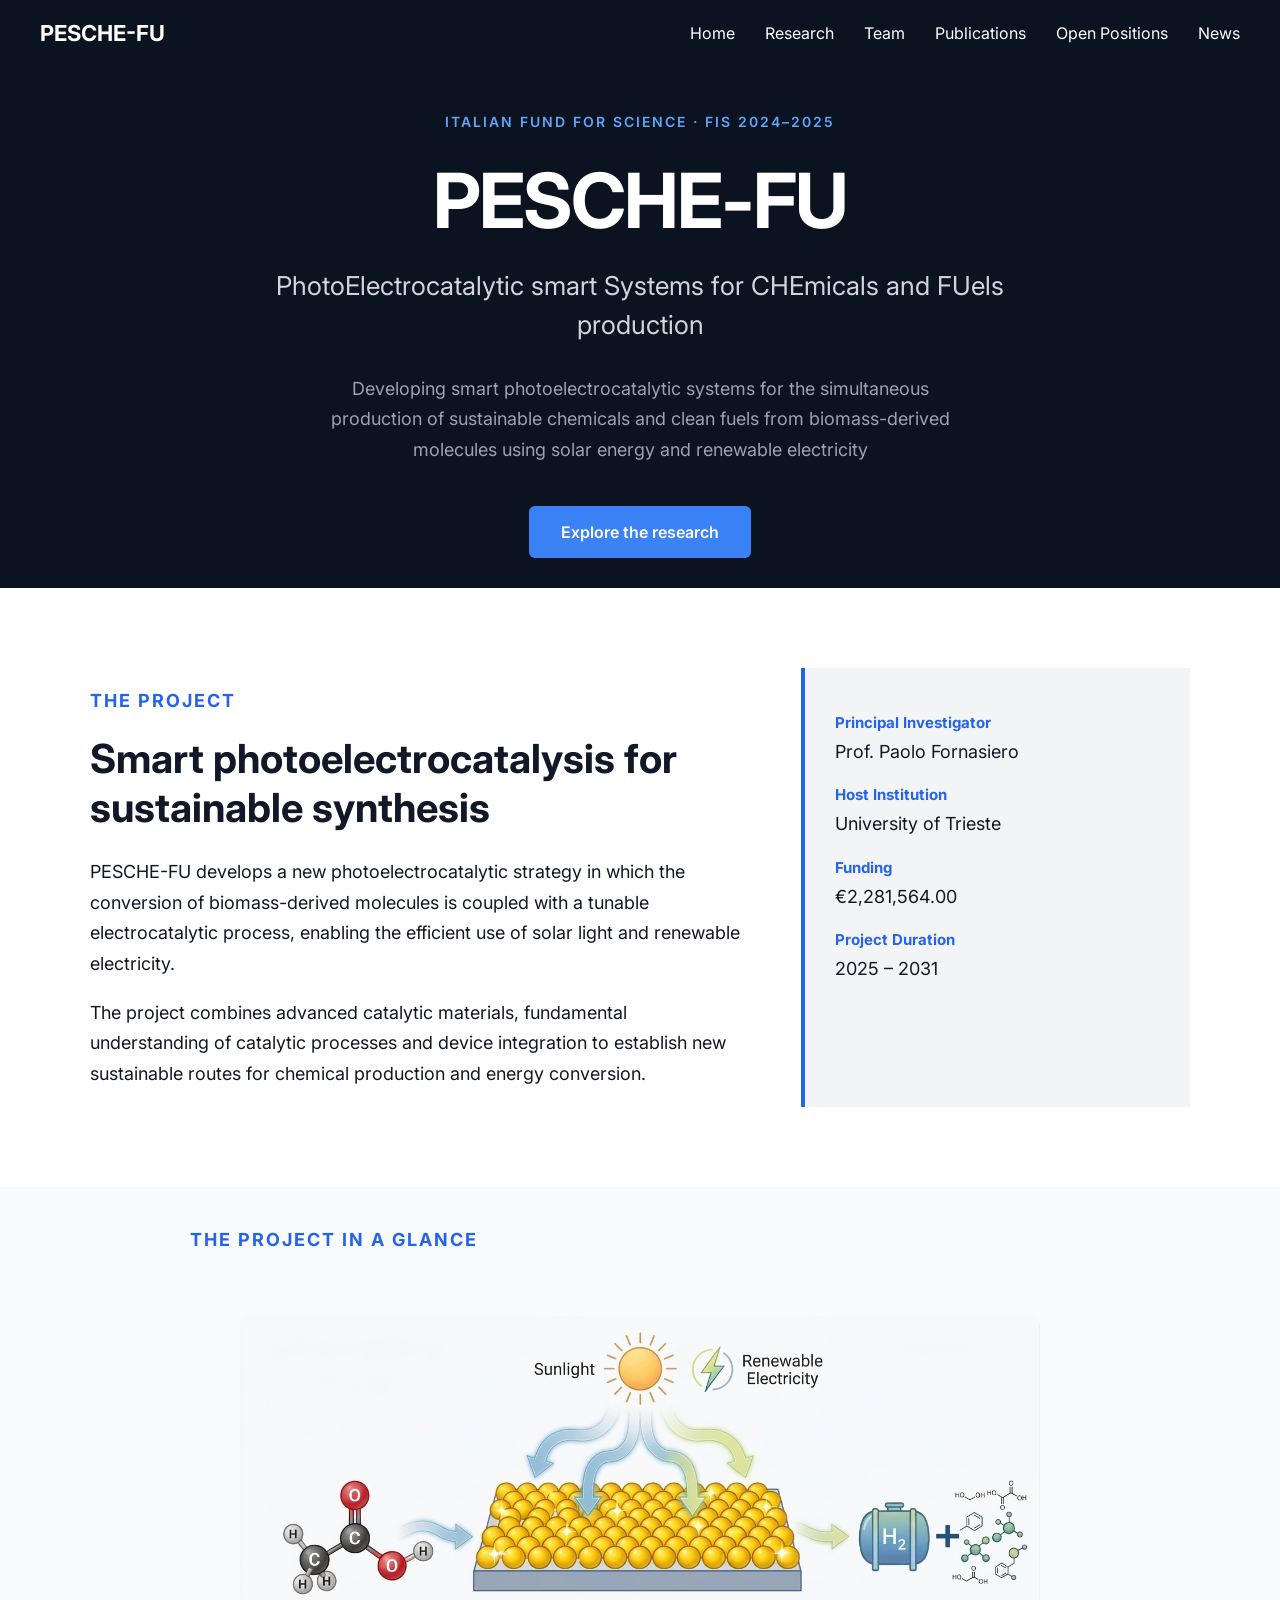
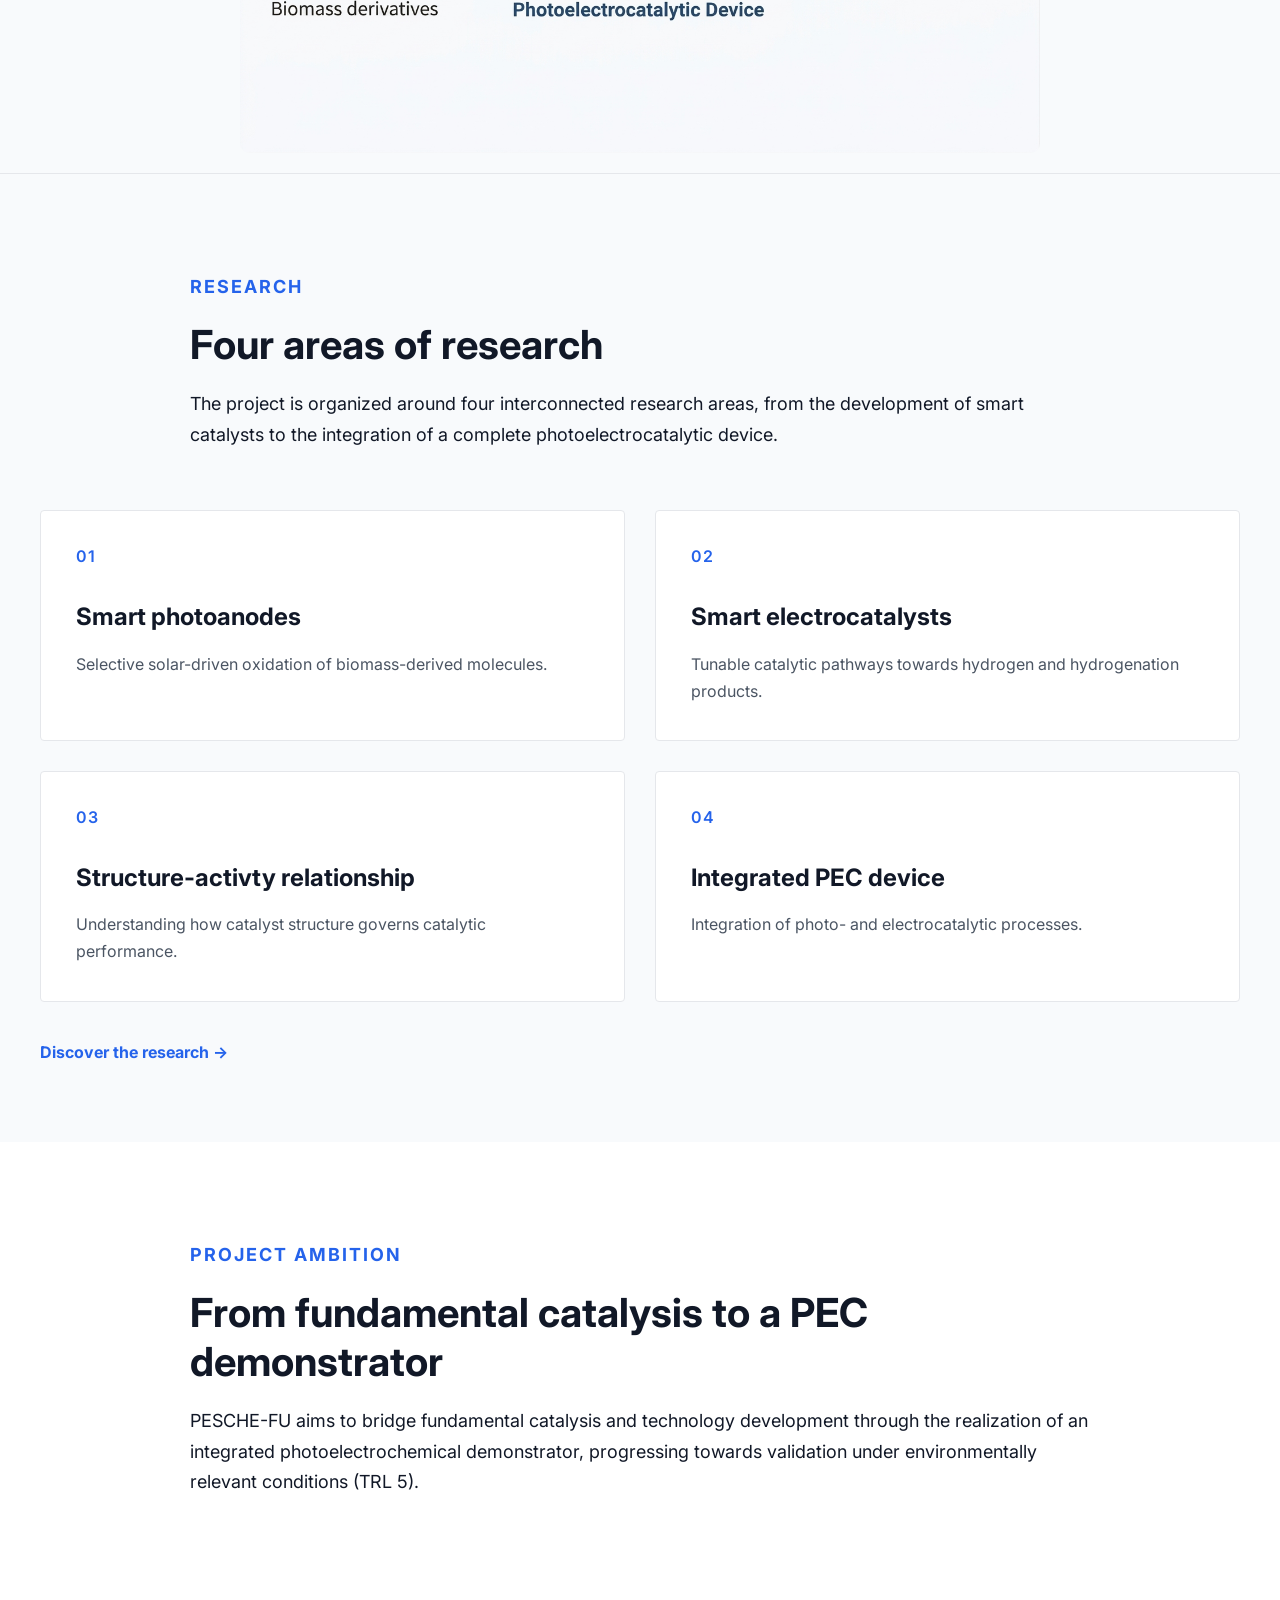
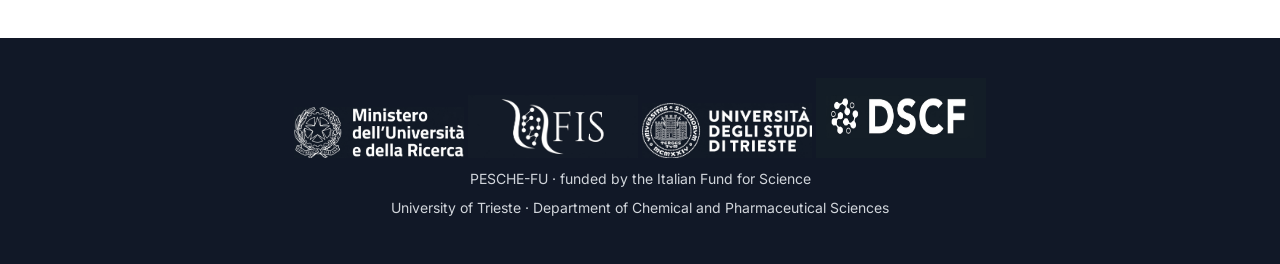
<file: index.html>
<!DOCTYPE html> <html lang="en"> 

<head>

    <!-- Character encoding -->
    <meta charset="UTF-8">

    <!-- Mobile responsiveness -->
    <meta name="viewport" content="width=device-width, initial-scale=1.0">

    <!-- Browser tab title -->
    <title>PESCHE-FU | PhotoElectrocatalytic smart Systems</title>

    <!-- Google font: Inter -->
    <link rel="preconnect" href="https://fonts.googleapis.com">
    <link rel="preconnect" href="https://fonts.gstatic.com" crossorigin>

    <link href="https://fonts.googleapis.com/css2?family=Inter:wght@400;500;600;700&display=swap" rel="stylesheet">

    <!-- Website stylesheet -->
    <link rel="stylesheet" href="style.css">

</head>
<body>
<!-- ========================================
     NAVIGATION
======================================== -->

<nav>

<!-- nav-container keeps the navigation centered
         and organizes the logo and links -->
<div class="nav-container">

    <!-- Website logo.
             Clicking it always returns to the homepage -->
<a class="logo" href="index.html">
PESCHE-FU
</a>

<!-- Hamburger Menu Button for smartphone mode.
             Clicking it will show nav menus -->
<button class="menu-toggle" id="menu-toggle">

☰

</button>

<!-- Main navigation links -->
<div class="nav-links">

<a href="index.html">Home</a>
<a href="research.html">Research</a>
<a href="team.html">Team</a>
<a href="publications.html">Publications</a>
            <a href="positions.html">Open Positions</a>
<a href="news.html">News</a>

</div>

</div>

</nav>
<!-- ========================================
     HERO SECTION
     
     This is the large introductory area
     visitors see when they enter the website.
======================================== -->

<header>

    <div class="hero-content">

        <!-- Small label above the project title -->
        <p class="project-label">
            ITALIAN FUND FOR SCIENCE · FIS 2024–2025
        </p>


        <!-- Main project name -->
        <h1>
            PESCHE-FU
        </h1>


        <!-- Full project title -->
        <h2>
            PhotoElectrocatalytic smart Systems
            for CHEmicals and FUels production
        </h2>


        <!-- Short description of the project -->
        <p class="hero-description">
            Developing smart photoelectrocatalytic systems for the simultaneous production of sustainable 
            chemicals and clean fuels from biomass-derived
            molecules using solar energy and renewable electricity
        </p>


        <!-- Main call-to-action button.
             It takes the visitor to the Research page -->
        <a class="hero-button" href="research.html">
            Explore the research
        </a>

        </div>


    </div>


    
</header>


<!-- ========================================
     PROJECT OVERVIEW
======================================== -->

<section id="project">

    <!-- Main text column -->
    <div class="project-text">

        <p class="section-label">
            THE PROJECT
        </p>


        <h2>
            Smart photoelectrocatalysis for sustainable synthesis
        </h2>


        <p>
           PESCHE-FU develops a new photoelectrocatalytic
           strategy in which the conversion of biomass-derived
           molecules is coupled with a tunable electrocatalytic
           process, enabling the efficient use of solar light 
           and renewable electricity.
        </p>


        <p>
            The project combines advanced catalytic materials, 
            fundamental understanding of catalytic processes 
            and device integration to establish new sustainable 
            routes for chemical production and energy conversion.
        </p>

        

</div>

    <!-- Information box containing
         key project data -->
    <div class="project-info">

        <h3>
            Principal Investigator
        </h3>

        <p>
            Prof. Paolo Fornasiero
        </p>


        <h3>
            Host Institution
        </h3>

        <p>
            University of Trieste
        </p>


        <h3>
            Funding
        </h3>

        <p>
            €2,281,564.00
        </p>

     <h3>

             Project Duration

    </h3>

         <p>

             2025 – 2031

        </p>

    </div>

    

</section>

 <!-- ========================================
PROJECT CONCEPT
======================================== -->

<section id="project-concept">

<div class="section-heading">

<p class="section-label">

THE PROJECT IN A GLANCE

</p>



</div>

<div class="project-figure">

<img src="Images/hero-image.jpg">

</div>

</section>


<!-- ========================================
     RESEARCH HIGHLIGHTS
     
     This is a preview of the four research
     areas. The complete information is
     available on research.html.
======================================== -->

<section id="research">

    <div class="section-heading">

        <p class="section-label">
            RESEARCH
        </p>


        <h2>
            Four areas of research
        </h2>


        <p>
            The project is organized around four interconnected
            research areas, from the development of smart catalysts
            to the integration of a complete photoelectrocatalytic device.
        </p>

    </div>


    <!-- Container for the four research cards -->
    <div class="research-cards">


        <!-- ==================================
             RESEARCH AREA 01
        ================================== -->

        <div class="research-card">

            <!-- Number identifying the research area -->
            <span class="research-number">
                01
            </span>


            <h3>
                Smart photoanodes
            </h3>


            <p>
                Selective solar-driven oxidation of biomass-derived molecules.
            </p>

        </div>


        <!-- ==================================
             RESEARCH AREA 02
        ================================== -->

        <div class="research-card">

            <span class="research-number">
                02
            </span>


            <h3>
                Smart electrocatalysts
            </h3>


            <p>
                
                Tunable catalytic pathways towards 
                hydrogen and hydrogenation products.

            </p>

        </div>


        <!-- ==================================
             RESEARCH AREA 03
        ================================== -->

        <div class="research-card">

            <span class="research-number">
                03
            </span>


            <h3>
                Structure-activty relationship
            </h3>


            <p>
                Understanding how catalyst structure 
                governs catalytic performance.
            </p>

        </div>


        <!-- ==================================
             RESEARCH AREA 04
        ================================== -->

        <div class="research-card">

            <span class="research-number">
                04
            </span>


            <h3>
                Integrated PEC device
            </h3>


            <p>
                Integration of photo- and electrocatalytic processes.
            </p>

        </div>

    </div>


    <!-- Link to the complete Research page -->
    <div class="research-link">

        <a href="research.html">
            Discover the research →
        </a>

    </div>

</section>


<!-- ========================================
2
PROJECT AMBITION
3
======================================== -->

<section id="project-ambition">

<div class="section-heading">

<p class="section-label">

PROJECT AMBITION

</p>

<h2>

From fundamental catalysis to a PEC demonstrator

</h2>

<p>

PESCHE-FU aims to bridge fundamental catalysis
and technology development through the realization
of an integrated photoelectrochemical demonstrator,
progressing towards validation under environmentally relevant conditions (TRL 5).

</p>

</div>

</section>

<!-- ========================================
     FOOTER
======================================== -->

<footer>
    <div class="footer-logos">

        <img src="Images/mur-logo.jpg" width="170" height=auto>
        <img src="Images/fis-logo.jpg" width="170" height=auto>
        <img src="Images/units-logo.jpg" width="170" height=auto>
         <img src="Images/dscf-logo.jpg" width="170" height=80>

        <p>
            PESCHE-FU · funded by the Italian Fund for Science
        </p>

        <p>
            University of Trieste · Department of Chemical and Pharmaceutical Sciences
        </p>

    </div>
</footer>

<script src="script.js"></script>

</body>
</html>
</file>
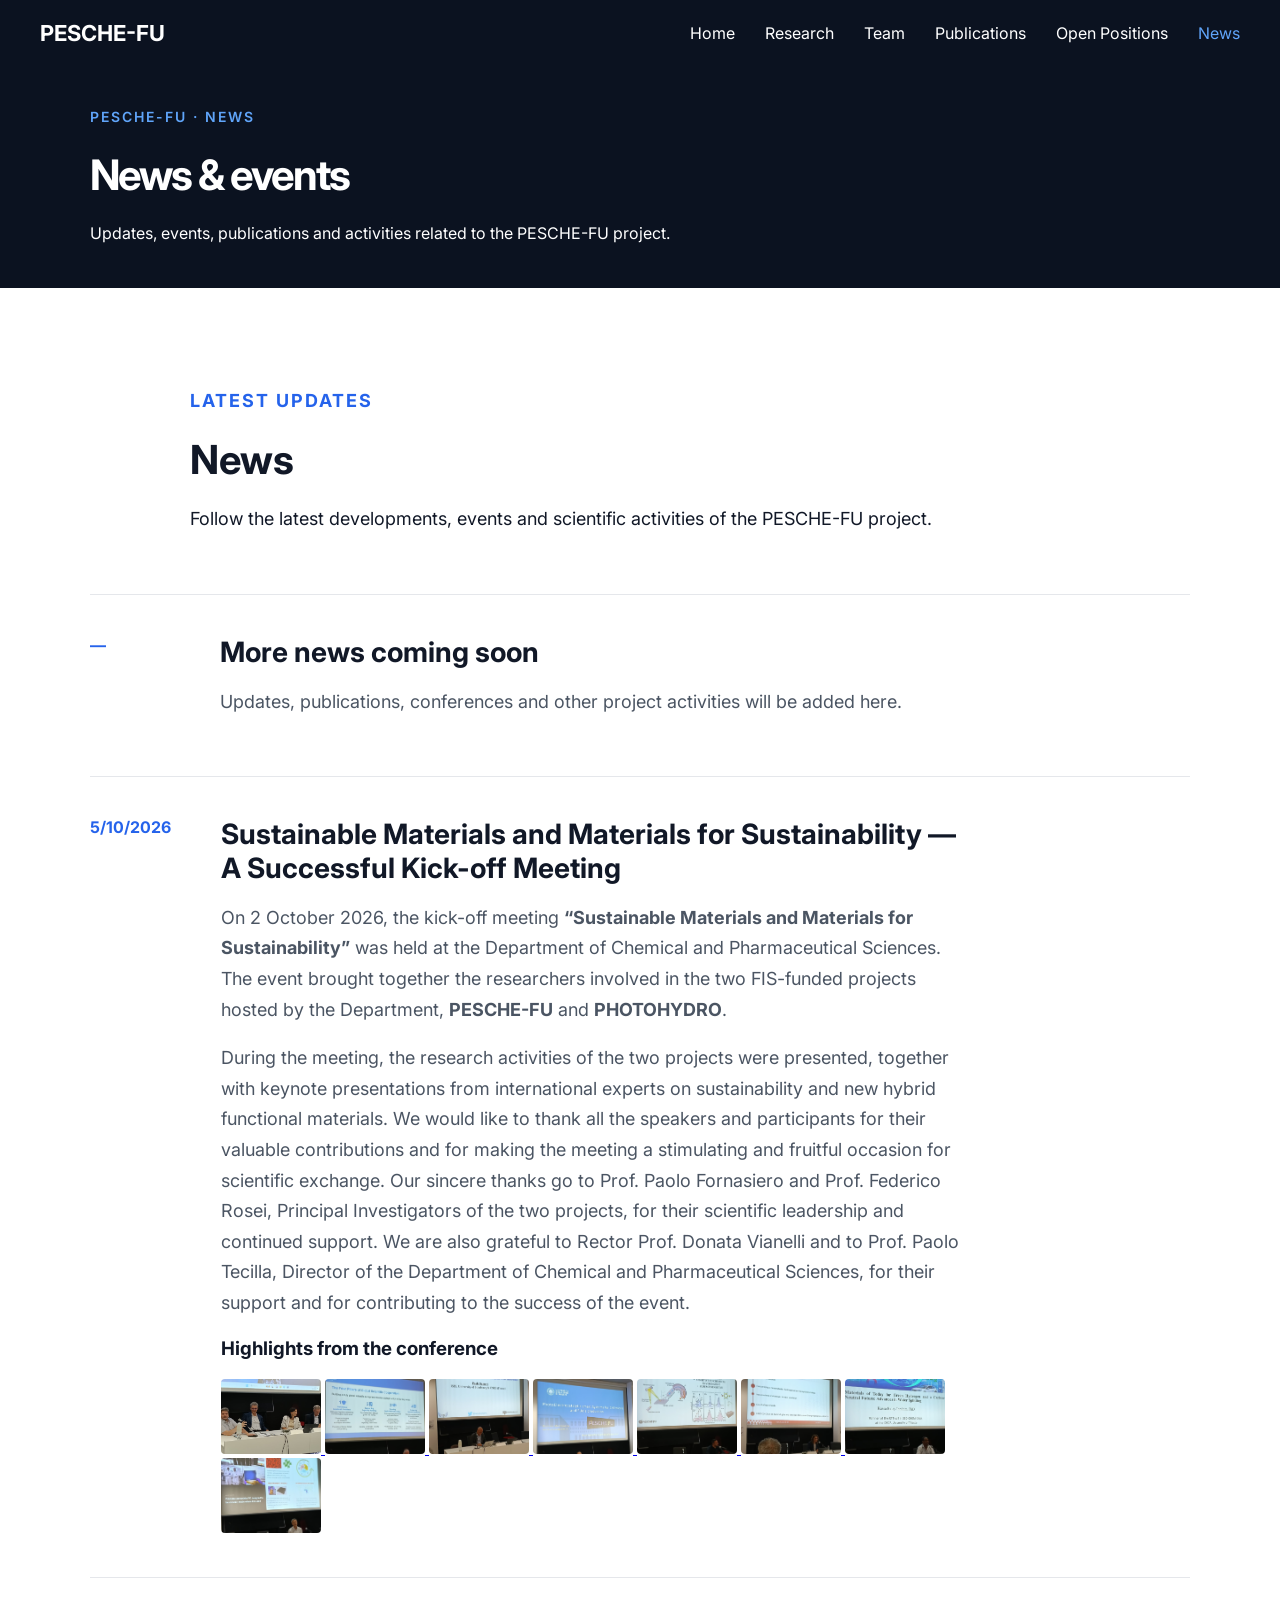
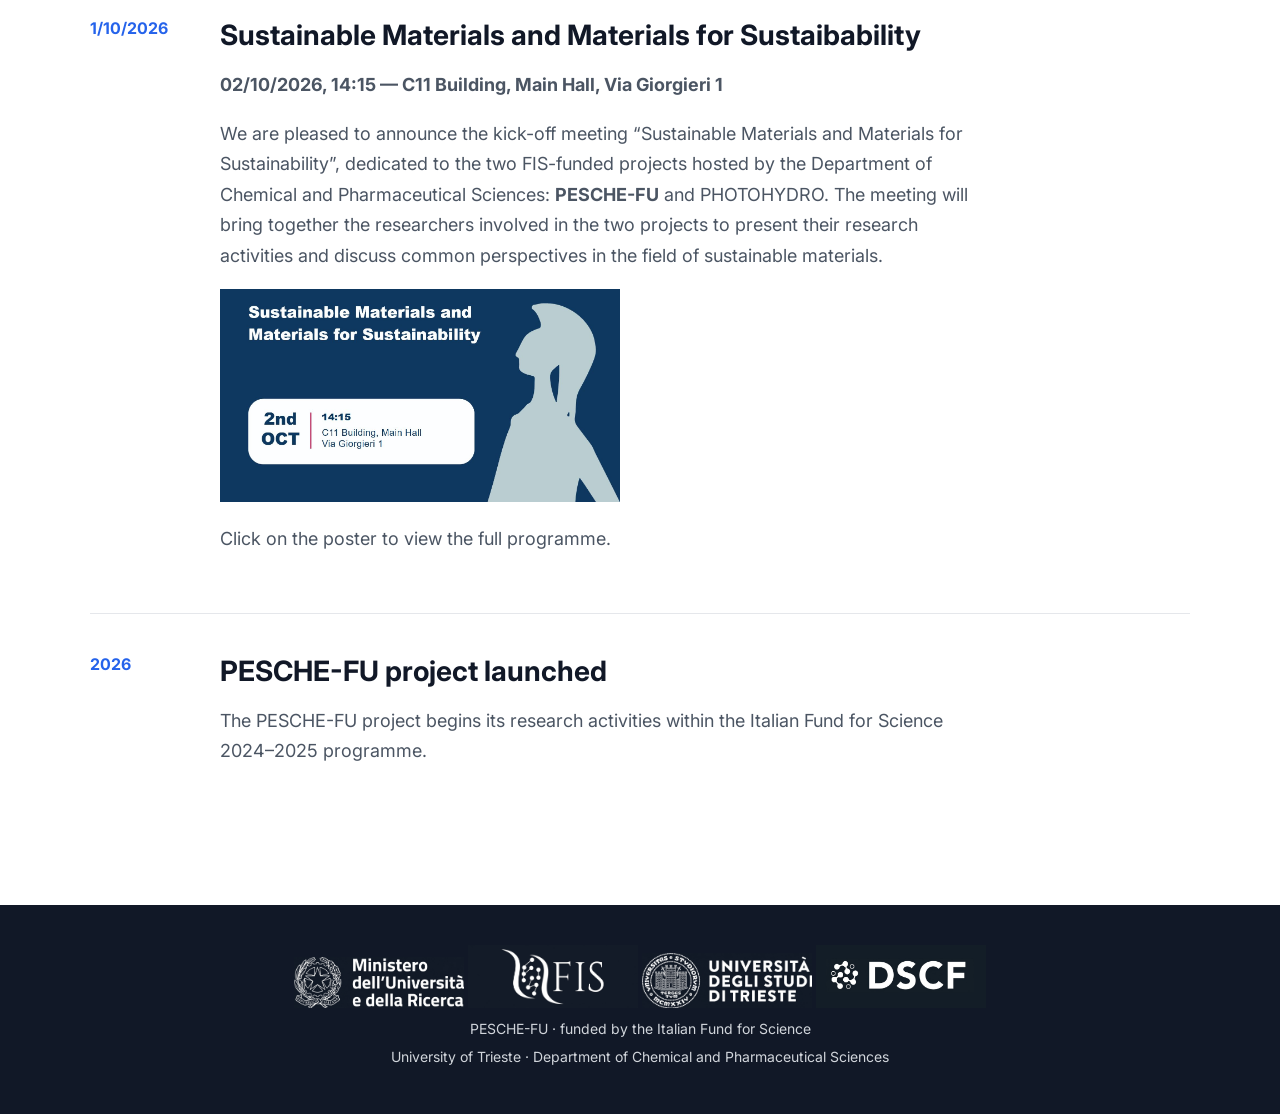
<file: news.html>
<!DOCTYPE html> <html lang="en"> <head>
<!-- Character encoding -->
<meta charset="UTF-8">

<!-- Mobile responsiveness -->
<meta name="viewport" content="width=device-width, initial-scale=1.0">

<!-- Browser tab title -->
<title>News | PESCHE-FU</title>

<!-- Google font: Inter -->
<link rel="preconnect" href="https://fonts.googleapis.com">
<link rel="preconnect" href="https://fonts.gstatic.com" crossorigin>

<link href="https://fonts.googleapis.com/css2?family=Inter:wght@400;500;600;700&display=swap" rel="stylesheet">

<!-- Website stylesheet -->
<link rel="stylesheet" href="style.css">

</head> <body>
<!-- ========================================
     NAVIGATION
======================================== -->

<nav>

    <div class="nav-container">

        <!-- Website logo -->
        <a class="logo" href="index.html">
            PESCHE-FU
        </a>

        <!-- Hamburger Menu Button for smartphone mode.
             Clicking it will show nav menus -->
<button class="menu-toggle" id="menu-toggle">

☰

</button>

        <!-- Main navigation -->
        <div class="nav-links">

            <a href="index.html">Home</a>
            <a href="research.html">Research</a>
            <a href="team.html">Team</a>
             <a href="publications.html">Publications</a>
             <a href="positions.html">Open Positions</a>
            <a class="active" href="news.html">News</a>

        </div>

    </div>

</nav>


<!-- ========================================
     PAGE HEADER
======================================== -->

<header class="page-header">

    <div class="page-header-content">

        <p class="project-label">
            PESCHE-FU · NEWS
        </p>


        <h1>
            News & events
        </h1>


        <p>
            Updates, events, publications and activities
            related to the PESCHE-FU project.
        </p>

    </div>

</header>


<!-- ========================================
     NEWS CONTENT
======================================== -->

<main>


    <section class="news-section">

        <div class="section-heading">

            <p class="section-label">
                LATEST UPDATES
            </p>


            <h2>
                News
            </h2>


            <p>
                Follow the latest developments,
                events and scientific activities
                of the PESCHE-FU project.
            </p>

        </div>

          <!-- ==================================
             FUTURE NEWS
        ================================== -->

        <article class="news-item">

            <div class="news-date">
                —
            </div>


            <div class="news-content">

                <h2>
                    More news coming soon
                </h2>


                <p>
                    Updates, publications, conferences and
                    other project activities will be added here.
                </p>

            </div>

        </article>



        <!-- ==================================
             NEWS ITEMS
        ================================== -->

 <!-- Outcome Sustainable Materials and Materials for Sustainabilit conference 02/10/2026 -->

  <article class="news-item">
         
<div class="news-date">
    5/10/2026
</div>

<div class="news-content">

    <h2>
        Sustainable Materials and Materials for Sustainability — A Successful Kick-off Meeting
    </h2>

    
    <p>
        On 2 October 2026, the kick-off meeting 
        <strong>“Sustainable Materials and Materials for Sustainability”</strong>
        was held at the Department of Chemical and Pharmaceutical Sciences.
        The event brought together the researchers involved in the two FIS-funded
        projects hosted by the Department, <strong>PESCHE-FU</strong> and
        <strong>PHOTOHYDRO</strong>. 
    </p>

    <p>
        During the meeting, the research activities of the two projects were
        presented, together with keynote presentations from international experts on sustainability and new hybrid functional materials.
         We would like to thank all the speakers and participants for their valuable contributions and for making the meeting a stimulating and fruitful occasion for scientific exchange.
        Our sincere thanks go to Prof. Paolo Fornasiero and Prof. Federico Rosei, Principal Investigators of the two projects, for their scientific leadership and continued support. We are also 
         grateful to Rector Prof. Donata Vianelli and to Prof. Paolo Tecilla, Director of the Department of Chemical and Pharmaceutical Sciences, for their support and for contributing to 
         the success of the event.
    </p>

    <h3>Highlights from the conference</h3>

   <div class="photo-gallery">

    <a href="Images/Sustainable-Materials-Conference/conferenza_02102026_01.jpg" target="_blank">
        <img src="Images/Sustainable-Materials-Conference/conferenza_02102026_01.jpg"
             alt="Conference photo 1"
         style="width: 100px; height: 75px; object-fit: cover; border-radius: 4px;">
    </a>

   <a href="Images/Sustainable-Materials-Conference/conferenza_02102026_02.jpeg" target="_blank">
        <img src="Images/Sustainable-Materials-Conference/conferenza_02102026_02.jpeg"
             alt="Conference photo 2"
                      style="width: 100px; height: 75px; object-fit: cover; border-radius: 4px;">
    </a>

   

    <a href="Images/Sustainable-Materials-Conference/conferenza_02102026_03.jpeg" target="_blank">
        <img src="Images/Sustainable-Materials-Conference/conferenza_02102026_03.jpeg"
             alt="Conference photo 3"
                      style="width: 100px; height: 75px; object-fit: cover; border-radius: 4px;">
    </a>

          <a href="Images/Sustainable-Materials-Conference/conferenza_02102026_04.jpeg" target="_blank">
        <img src="Images/Sustainable-Materials-Conference/conferenza_02102026_04.jpeg"
             alt="Conference photo 4"
                       style="width: 100px; height: 75px; object-fit: cover; border-radius: 4px;">
    </a>

              <a href="Images/Sustainable-Materials-Conference/conferenza_02102026_05.jpeg" target="_blank">
        <img src="Images/Sustainable-Materials-Conference/conferenza_02102026_05.jpeg"
             alt="Conference photo 5"
                       style="width: 100px; height: 75px; object-fit: cover; border-radius: 4px;">
    </a>

              <a href="Images/Sustainable-Materials-Conference/conferenza_02102026_06.jpeg" target="_blank">
        <img src="Images/Sustainable-Materials-Conference/conferenza_02102026_06.jpeg"
             alt="Conference photo 6"
                      style="width: 100px; height: 75px; object-fit: cover; border-radius: 4px;">
    </a>

              <a href="Images/Sustainable-Materials-Conference/conferenza_02102026_07.jpeg" target="_blank">
        <img src="Images/Sustainable-Materials-Conference/conferenza_02102026_07.jpeg"
             alt="Conference photo 7"
                       style="width: 100px; height: 75px; object-fit: cover; border-radius: 4px;">
    </a>

              <a href="Images/Sustainable-Materials-Conference/conferenza_02102026_08.jpeg" target="_blank">
        <img src="Images/Sustainable-Materials-Conference/conferenza_02102026_08.jpeg"
             alt="Conference photo 8"
                       style="width: 100px; height: 75px; object-fit: cover; border-radius: 4px;">
    </a>

</div>


</div>

       
        </article>


 <!-- Publication fo  Sustainable Materials and Materials for Sustainabilit conference 02/10/2026 -->

         
        <article class="news-item">

                <div class="news-date">
               1/10/2026
            </div>


            <div class="news-content">

              <h2> Sustainable Materials and Materials for Sustaibability </h2>

                    <p>
         <strong> 02/10/2026, 14:15 — C11 Building, Main Hall, Via Giorgieri 1 </strong>
    </p>

          <p>
        We are pleased to announce the kick-off meeting “Sustainable Materials and Materials for Sustainability”, 
        dedicated to the two FIS-funded projects hosted by the Department of Chemical and Pharmaceutical Sciences: <strong>PESCHE-FU</strong> and PHOTOHYDRO.
        The meeting will bring together the researchers involved in the two projects to present their research activities and discuss common 
        perspectives in the field of sustainable materials.
    </p>

      <a href="pdf/Locandina_Sustainable-Materials-Sustaibability.pdf" target="_blank">
        <img
            src="Images/conferenza_02102026.JPG"
            alt="Conference poster"
            style="max-width: 400px; width: 100%; height: auto;" >
    </a>

                  <p>
        Click on the poster to view the full programme.
    </p>

            </div>

              </article>

<article class="news-item">
             
            <div class="news-date">
                2026
            </div>


            <div class="news-content">

                <h2>
                    PESCHE-FU project launched
                </h2>


                <p>
                    The PESCHE-FU project begins its research
                    activities within the Italian Fund for Science
                    2024–2025 programme.
                </p>

            </div>

        </article>

  </section>

</main>


<!-- ========================================
     FOOTER
======================================== -->
<footer>
    <div class="footer-logos">

        <img src="Images/mur-logo.jpg" width="170" height=auto>
        <img src="Images/fis-logo.jpg" width="170" height=auto>
        <img src="Images/units-logo.jpg" width="170" height=auto>
         <img src="Images/dscf-logo.jpg" width="170" height65>

        <p>
            PESCHE-FU · funded by the Italian Fund for Science
        </p>

        <p>
            University of Trieste · Department of Chemical and Pharmaceutical Sciences
        </p>

    </div>
</footer>

<script src="script.js"></script>

</body> </html>
</file>
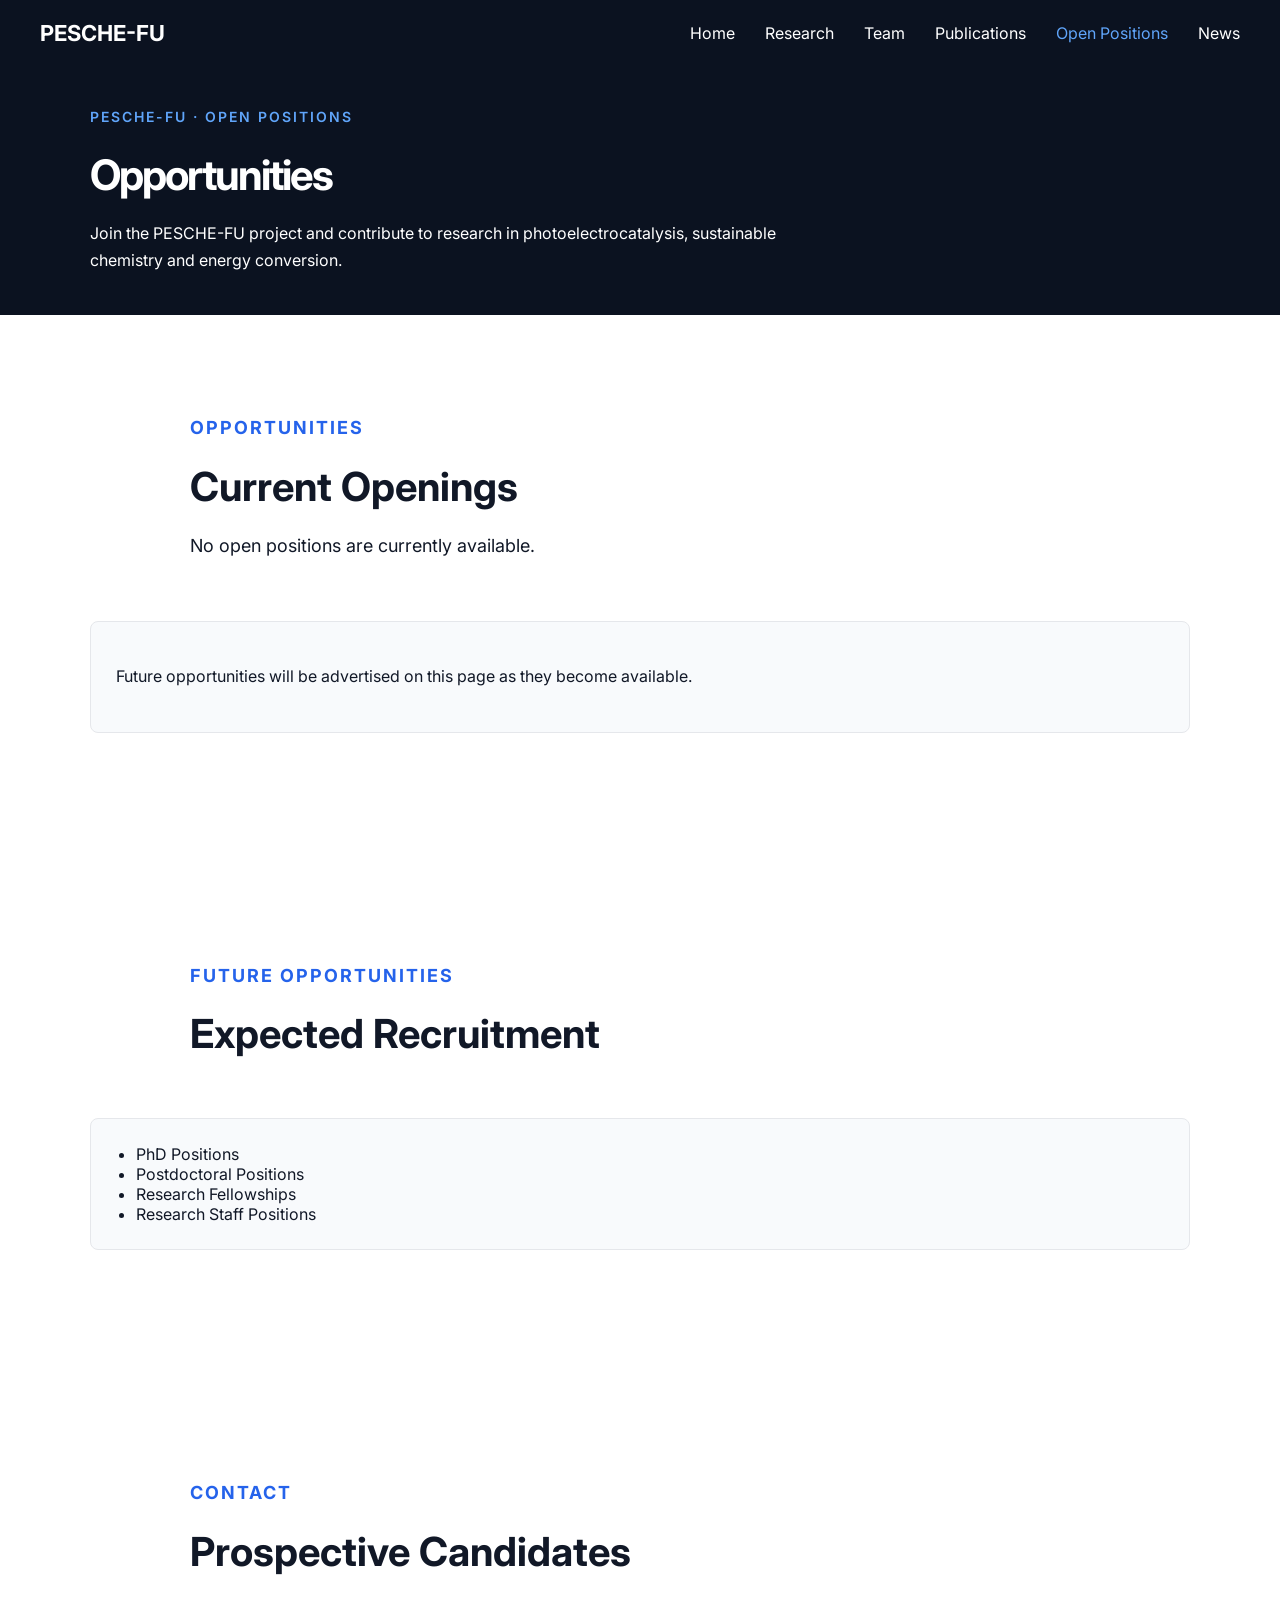
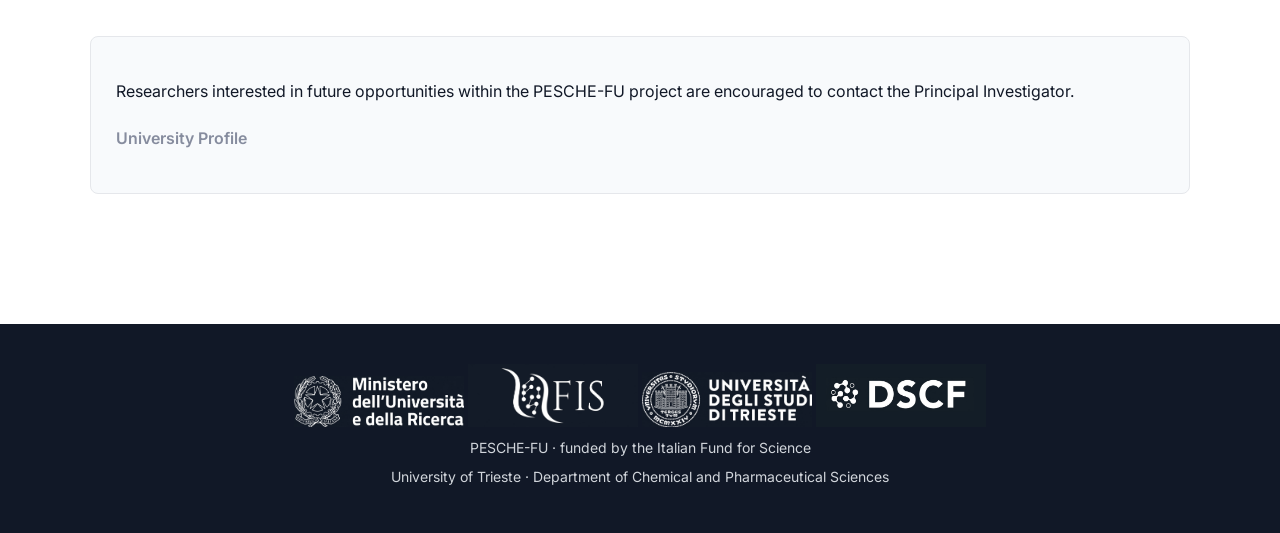
<file: positions.html>
<!DOCTYPE html>
<html lang="en">

<head>
    <!-- Character encoding -->
    <meta charset="UTF-8">

    <!-- Mobile responsiveness -->
    <meta name="viewport" content="width=device-width, initial-scale=1.0">

    <!-- Browser tab title -->
    <title>Open Positions | PESCHE-FU</title>

    <!-- Google font: Inter -->
    <link rel="preconnect" href="https://fonts.googleapis.com">
    <link rel="preconnect" href="https://fonts.gstatic.com" crossorigin>

    <link href="https://fonts.googleapis.com/css2?family=Inter:wght@400;500;600;700&display=swap" rel="stylesheet">

    <!-- Website stylesheet -->
    <link rel="stylesheet" href="style.css">
</head>

<body>

    <!-- ========================================
    NAVIGATION
    ======================================== -->

    <nav>
        <div class="nav-container">

            <a class="logo" href="index.html">
                PESCHE-FU
            </a>

            <button class="menu-toggle" id="menu-toggle">
                ☰
            </button>

            <div class="nav-links">
                <a href="index.html">Home</a>
            <a href="research.html">Research</a>
            <a href="team.html">Team</a>
          <a href="publications.html">Publications</a>
             <a class="active" href="positions.html">Open Positions</a>
            <a href="news.html">News</a>
            </div>

        </div>
    </nav>

    <!-- ========================================
    PAGE HEADER
    ======================================== -->

    <header class="page-header">
        <div class="page-header-content">

            <p class="project-label">
                PESCHE-FU · OPEN POSITIONS
            </p>

            <h1>
                Opportunities
            </h1>

            <p>
                Join the PESCHE-FU project and contribute
                to research in photoelectrocatalysis,
                sustainable chemistry and energy conversion.
            </p>

        </div>
    </header>

    <!-- ========================================
    POSITIONS CONTENT
    ======================================== -->

    <main>

        <section class="positions-section">

            <div class="section-heading">

                <p class="section-label">
                    OPPORTUNITIES
                </p>

                <h2>
                    Current Openings
                </h2>

                <p>
                    No open positions are currently available.
                </p>

            </div>

            <div class="position-item">

                <p>
                    Future opportunities will be advertised on this page
                    as they become available.
                </p>

            </div>

        </section>

        <!-- ==================================
        FUTURE OPPORTUNITIES
        ================================== -->

        <section class="positions-section">

            <div class="section-heading">

                <p class="section-label">
                    FUTURE OPPORTUNITIES
                </p>

                <h2>
                    Expected Recruitment
                </h2>

            </div>

            <div class="position-item">

                <ul>
                    <li>PhD Positions</li>
                    <li>Postdoctoral Positions</li>
                    <li>Research Fellowships</li>
                    <li>Research Staff Positions</li>
                </ul>

            </div>

        </section>

        <!-- ==================================
        CONTACT
        ================================== -->

        <section class="positions-section">

            <div class="section-heading">

                <p class="section-label">
                    CONTACT
                </p>

                <h2>
                    Prospective Candidates
                </h2>

            </div>

            <div class="position-item">

                <p>
                    Researchers interested in future opportunities
                    within the PESCHE-FU project are encouraged
                    to contact the Principal Investigator.
                </p>

                <p class="profile-links">
                    <a href="https://dscf.units.it/en/node/1168" target="_blank" rel="noopener noreferrer">
                        University Profile
                    </a>
                </p>

            </div>

        </section>

    </main>

    <!-- ========================================
    FOOTER
    ======================================== -->
<footer>
    <div class="footer-logos">

        <img src="Images/mur-logo.jpg" width="170" height=auto>
        <img src="Images/fis-logo.jpg" width="170" height=auto>
        <img src="Images/units-logo.jpg" width="170" height=auto>
         <img src="Images/dscf-logo.jpg" width="170" height65>

        <p>
            PESCHE-FU · funded by the Italian Fund for Science
        </p>

        <p>
            University of Trieste · Department of Chemical and Pharmaceutical Sciences
        </p>

    </div>
</footer>

    <script src="script.js"></script>

</body>

</html>
</file>
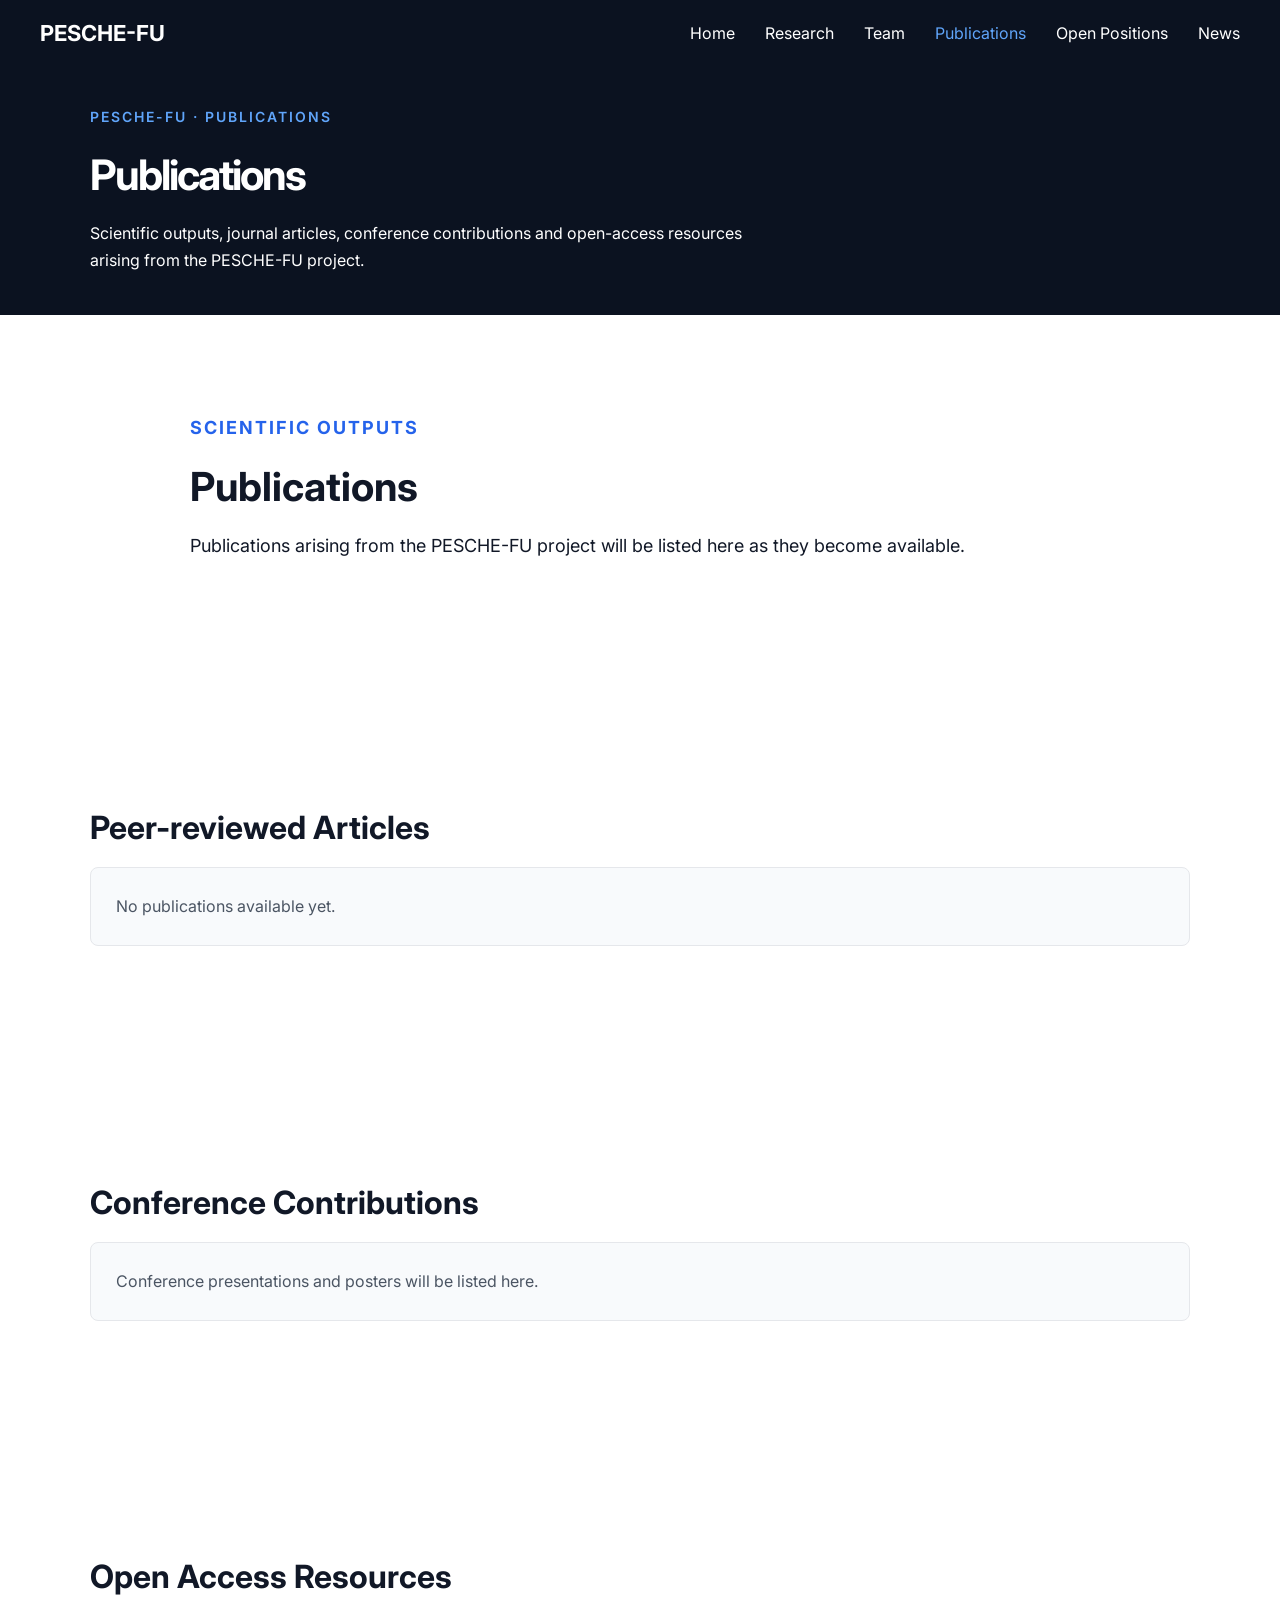
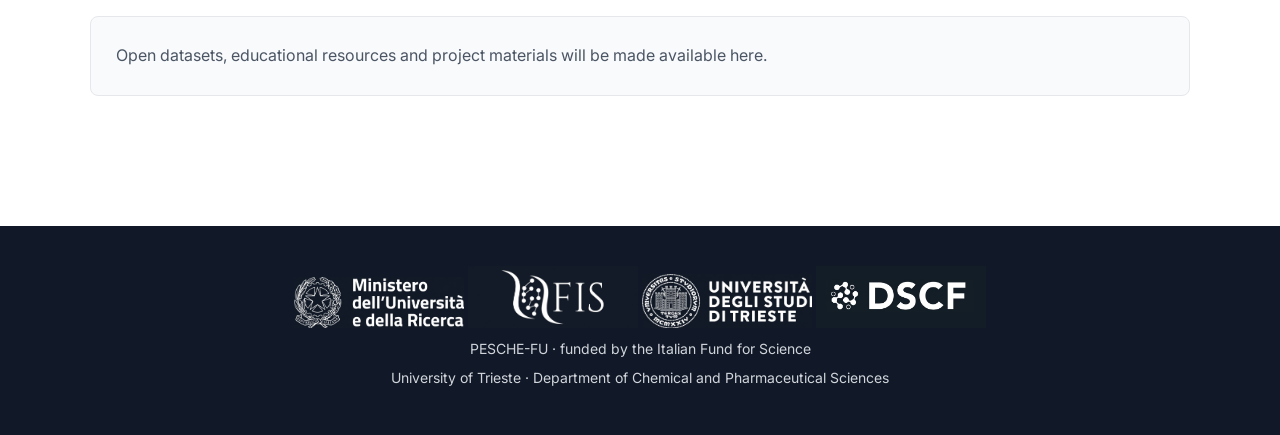
<file: publications.html>
<!DOCTYPE html>

<html lang="en">

<head>

<!-- Character encoding -->
<meta charset="UTF-8">

<!-- Mobile responsiveness -->
<meta name="viewport" content="width=device-width, initial-scale=1.0">

<!-- Browser tab title -->
<title>Publications | PESCHE-FU</title>

<!-- Google font: Inter -->
<link rel="preconnect" href="https://fonts.googleapis.com">
<link rel="preconnect" href="https://fonts.gstatic.com" crossorigin>

<link href="https://fonts.googleapis.com/css2?family=Inter:wght@400;500;600;700&display=swap"
rel="stylesheet">

<!-- Website stylesheet -->
<link rel="stylesheet" href="style.css">

</head>

<body>

<!-- ========================================
NAVIGATION
======================================== -->
<nav>

<div class="nav-container">

<a class="logo" href="index.html">
PESCHE-FU
</a>

<button class="menu-toggle" id="menu-toggle">

☰

</button>

<div class="nav-links">

<a href="index.html">Home</a>
<a href="research.html">Research</a>
<a href="team.html">Team</a>
<a class="active" href="publications.html">Publications</a>
 <a href="positions.html">Open Positions</a>
<a href="news.html">News</a>

</div>

</div>

</nav>

<!-- ========================================
PAGE HEADER
======================================== -->

<header class="page-header">

<div class="page-header-content">

<p class="project-label">
PESCHE-FU · PUBLICATIONS
</p>

<h1>
Publications
</h1>

<p>
Scientific outputs, journal articles,
conference contributions and open-access
resources arising from the PESCHE-FU project.
</p>

</div>

</header>

<!-- ========================================
PUBLICATIONS CONTENT
======================================== -->

<main>

<section class="publications-section">

<div class="section-heading">

<p class="section-label">
SCIENTIFIC OUTPUTS
</p>

<h2>
Publications
</h2>

<p>
Publications arising from the PESCHE-FU project
will be listed here as they become available.
</p>

</div>

</section>


<!-- ==================================
PEER-REVIEWED ARTICLES
================================== -->

<section class="publication-category">

<h2>
Peer-reviewed Articles
</h2>

<div class="publication-item">

<p>
No publications available yet.
</p>

</div>

</section>


<!-- ==================================
CONFERENCE CONTRIBUTIONS
================================== -->

<section class="publication-category">

<h2>
Conference Contributions
</h2>

<div class="publication-item">

<p>
Conference presentations and posters
will be listed here.
</p>

</div>

</section>


<!-- ==================================
OPEN ACCESS RESOURCES
================================== -->

<section class="publication-category">

<h2>
Open Access Resources
</h2>

<div class="publication-item">

<p>
Open datasets, educational resources
and project materials will be made
available here.
</p>

</div>

</section>

</main>

<!-- ========================================
     FOOTER
======================================== -->
<footer>
    <div class="footer-logos">

        <img src="Images/mur-logo.jpg" width="170" height=auto>
        <img src="Images/fis-logo.jpg" width="170" height=auto>
        <img src="Images/units-logo.jpg" width="170" height=auto>
         <img src="Images/dscf-logo.jpg" width="170" height65>

        <p>
            PESCHE-FU · funded by the Italian Fund for Science
        </p>

        <p>
            University of Trieste · Department of Chemical and Pharmaceutical Sciences
        </p>

    </div>
</footer>

<script src="script.js"></script>

</body> </html>
</file>
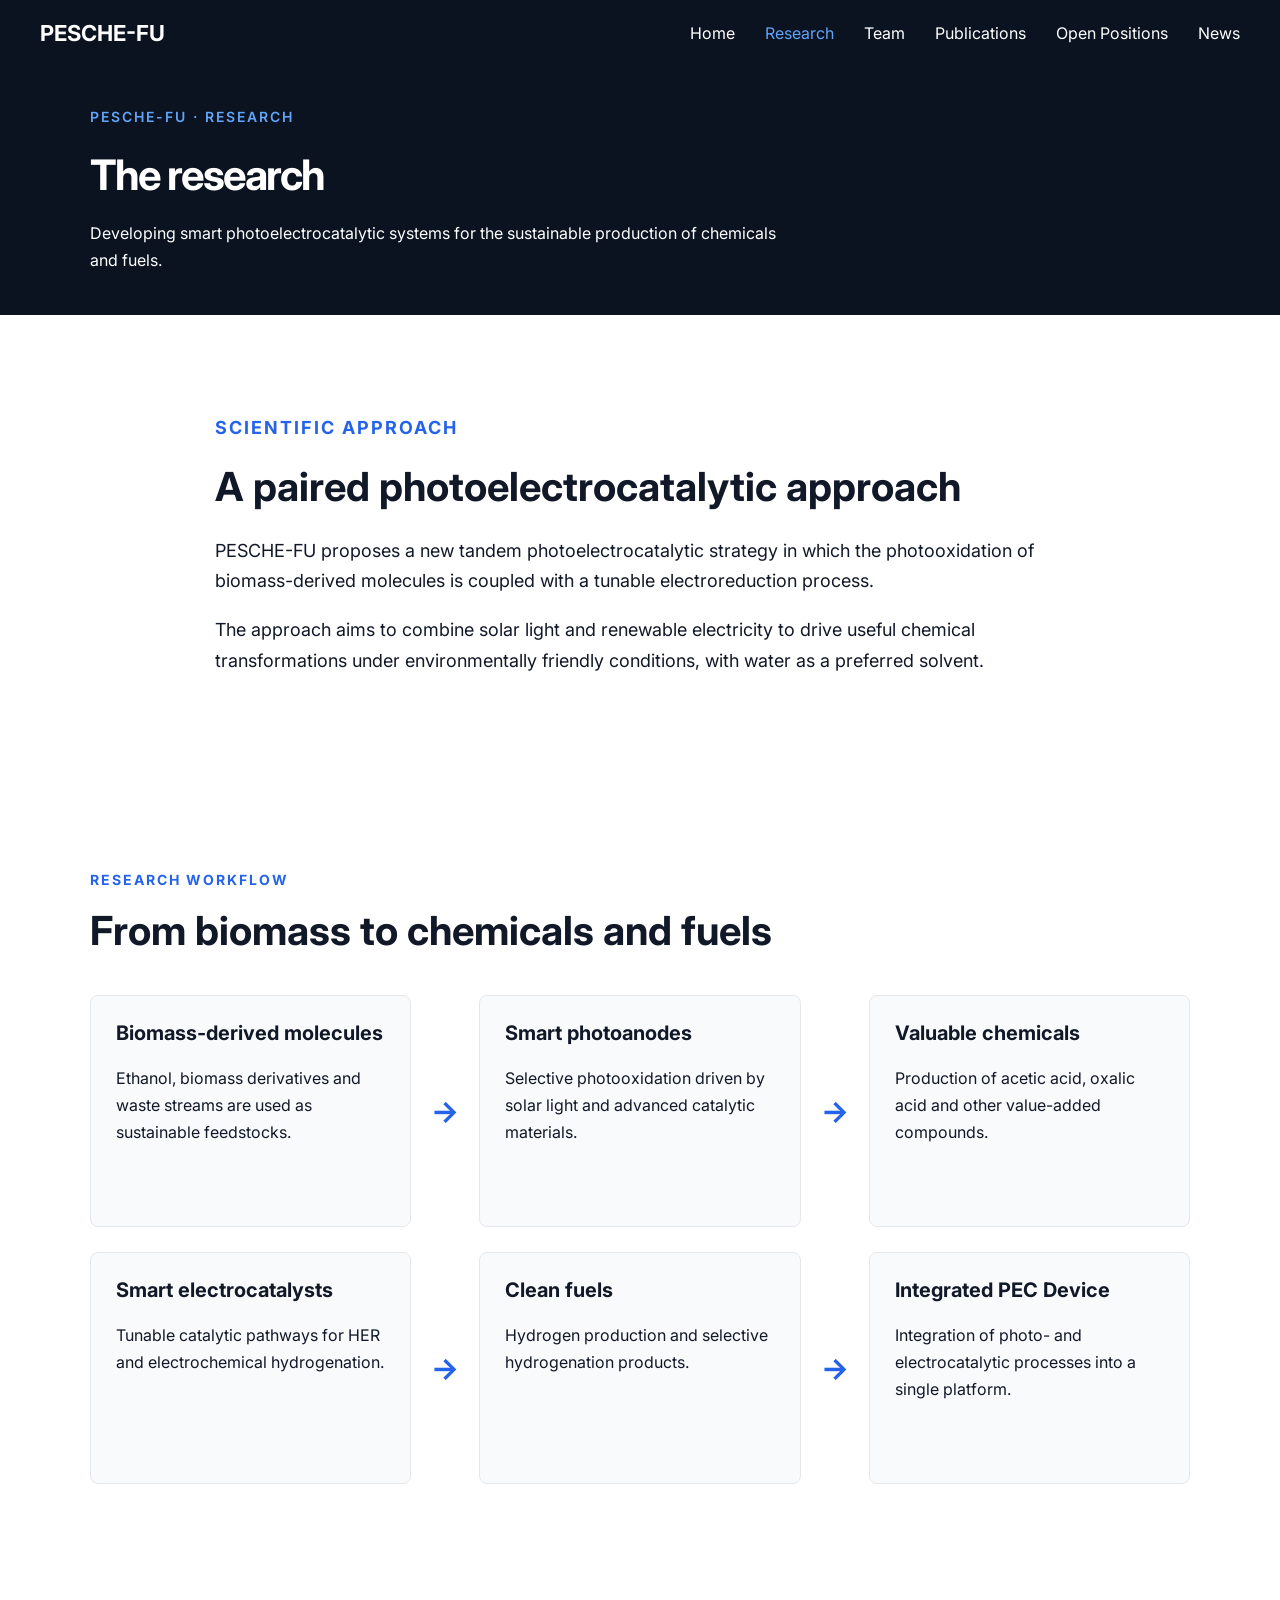
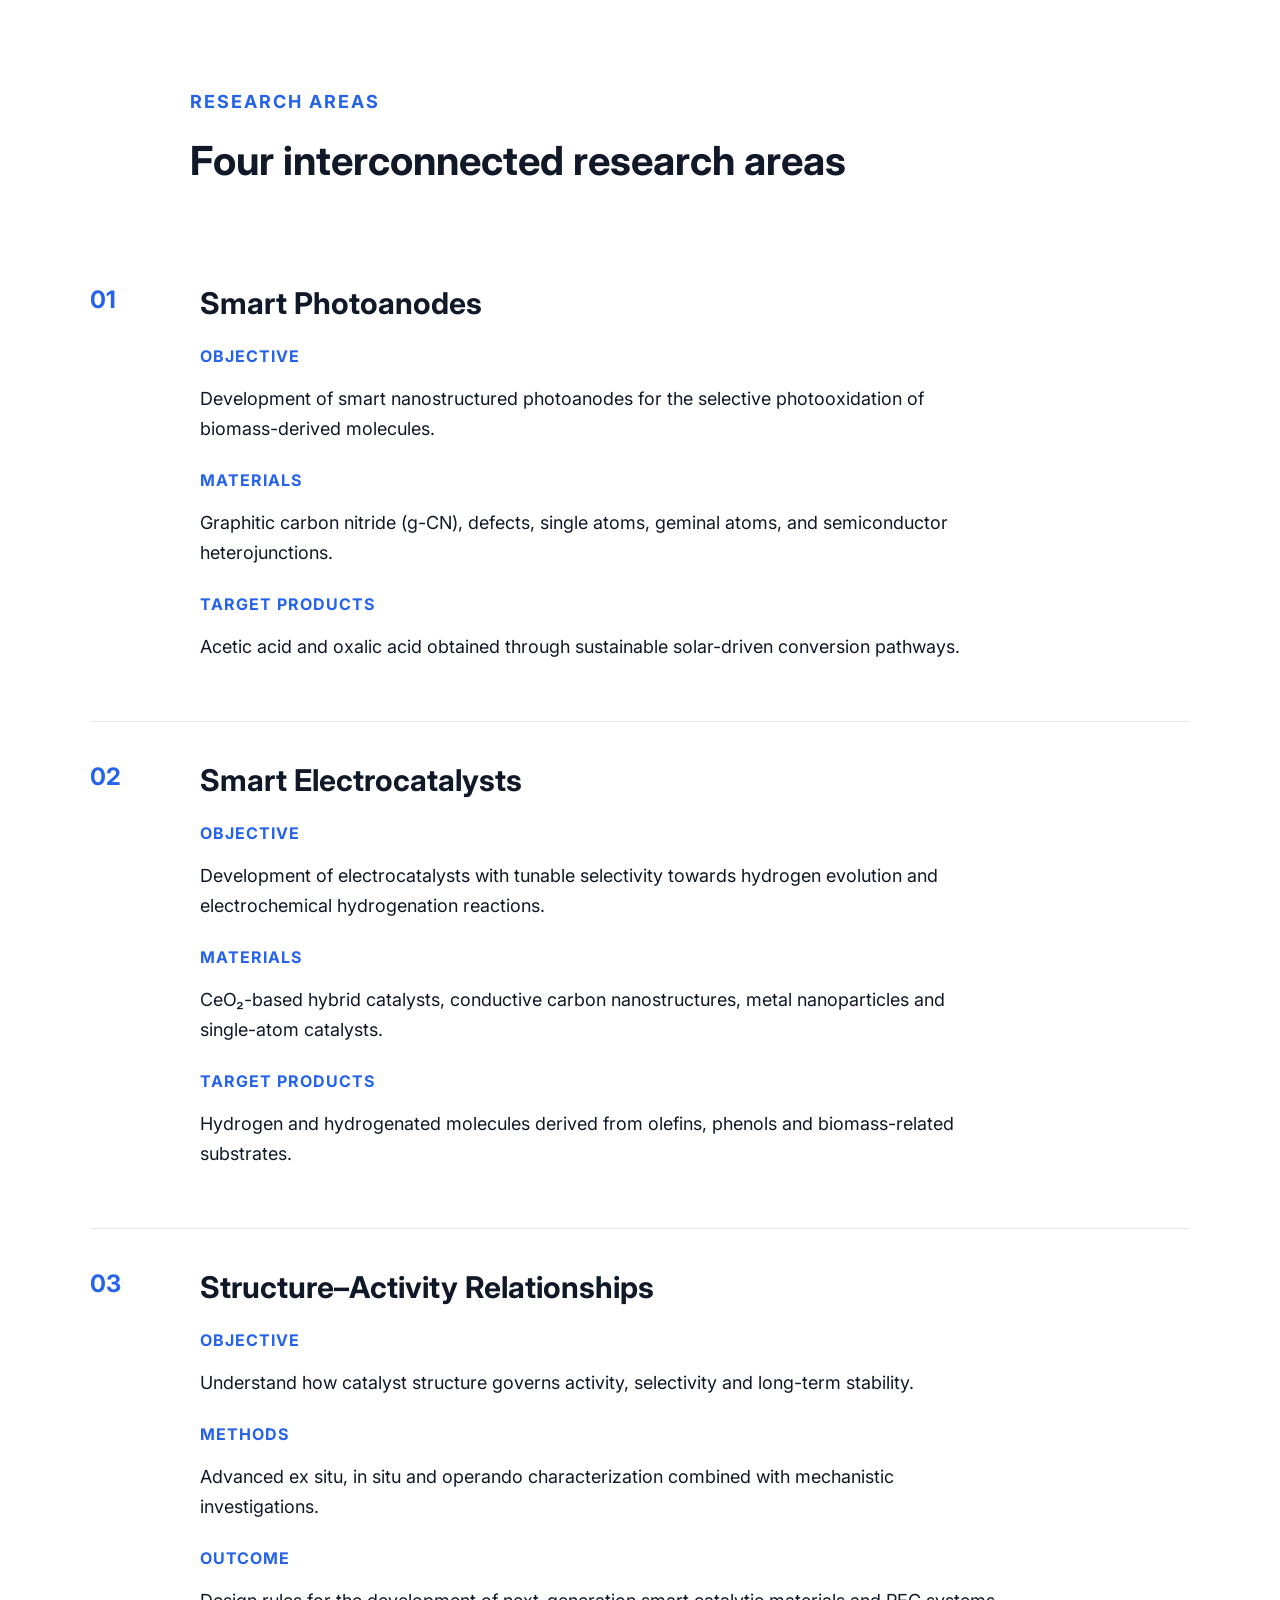
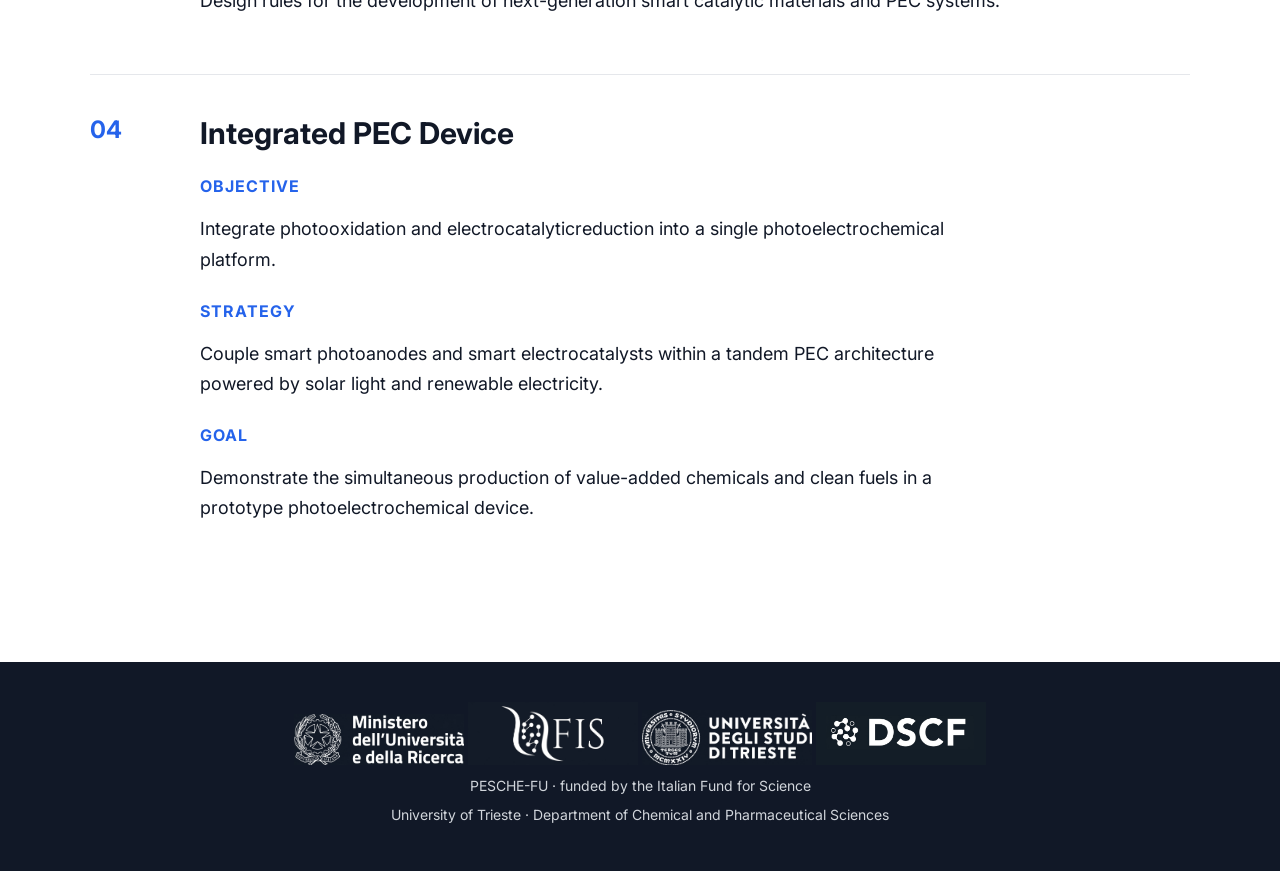
<file: research.html>
<!DOCTYPE html> <html lang="en"> <head>
<!-- Character encoding -->
<meta charset="UTF-8">

<!-- Mobile responsiveness -->
<meta name="viewport" content="width=device-width, initial-scale=1.0">

<!-- Browser tab title -->
<title>Research | PESCHE-FU</title>

<!-- Google font: Inter -->
<link rel="preconnect" href="https://fonts.googleapis.com">
<link rel="preconnect" href="https://fonts.gstatic.com" crossorigin>

<link href="https://fonts.googleapis.com/css2?family=Inter:wght@400;500;600;700&display=swap" rel="stylesheet">

<!-- Website stylesheet -->
<link rel="stylesheet" href="style.css">

</head> <body>
<!-- ========================================
     NAVIGATION
     
     The navigation is repeated on every
     page so visitors can move around
     the website.
======================================== -->

<nav>

    <div class="nav-container">

        <!-- Logo / link to homepage -->
        <a class="logo" href="index.html">
            PESCHE-FU
        </a>

<!-- Hamburger Menu Button for smartphone mode.
             Clicking it will show nav menus -->
<button class="menu-toggle" id="menu-toggle">

☰

</button>

        <!-- Main navigation -->
        <div class="nav-links">

            <a href="index.html">Home</a>
            <a class="active" href="research.html">Research</a>
            <a href="team.html">Team</a>
            <a href="publications.html">Publications</a>
             <a href="positions.html">Open Positions</a>
            <a href="news.html">News</a>

        </div>

    </div>

</nav>


<!-- ========================================
     PAGE HEADER
     
     Smaller version of the homepage Hero.
======================================== -->

<header class="page-header">

    <div class="page-header-content">

        <p class="project-label">
            PESCHE-FU · RESEARCH
        </p>


        <h1>
            The research
        </h1>


        <p>
            Developing smart photoelectrocatalytic systems
            for the sustainable production of chemicals and fuels.
        </p>

    </div>

</header>


<!-- ========================================
     MAIN CONTENT
======================================== -->

<main>


    <!-- ====================================
         SCIENTIFIC APPROACH
    ==================================== -->

    <section class="research-intro">

        <p class="section-label">
            SCIENTIFIC APPROACH
        </p>


        <h2>
            A paired photoelectrocatalytic approach
        </h2>


        <p>
            PESCHE-FU proposes a new tandem photoelectrocatalytic
            strategy in which the photooxidation of biomass-derived
            molecules is coupled with a tunable electroreduction process.
        </p>


        <p>
            The approach aims to combine solar light and renewable
            electricity to drive useful chemical transformations
            under environmentally friendly conditions, with water
            as a preferred solvent.
        </p>

    </section>


<!-- ====================================
RESEARCH WORKFLOW
==================================== -->

<section class="research-workflow">

<p class="section-label">

RESEARCH WORKFLOW

</p>

<h2>

From biomass to chemicals and fuels

</h2>

<div class="workflow-grid">

<div class="workflow-card">

<h3>

Biomass-derived molecules

</h3>

<p>

Ethanol, biomass derivatives and waste streams are used as sustainable feedstocks.

</p>

</div>

<div class="workflow-arrow">

→

</div>

<div class="workflow-card">

<h3>

Smart photoanodes

</h3>

<p>

Selective photooxidation driven by solar light and advanced catalytic materials.

</p>

</div>

<div class="workflow-arrow">

→

</div>

<div class="workflow-card">

<h3>

Valuable chemicals

</h3>


<p>

Production of acetic acid, oxalic acid and other value-added compounds.

</p>

</div>

</div>

<div class="workflow-grid">

<div class="workflow-card">

<h3>

Smart electrocatalysts

</h3>

<p>

Tunable catalytic pathways for HER and electrochemical hydrogenation.

</p>

</div>

<div class="workflow-arrow">

→

</div>

<div class="workflow-card">

<h3>

Clean fuels

</h3>

<p>

Hydrogen production and selective hydrogenation products.

</p>

</div>

<div class="workflow-arrow">

 →

</div>

<div class="workflow-card">

<h3>

Integrated PEC Device

</h3>

<p>

Integration of photo- and electrocatalytic processes into a single platform.

</p>

</div>

</div>

</section>

    <!-- ====================================
         FOUR RESEARCH AREAS
    ==================================== -->

    <section class="research-area-section">

        <div class="section-heading">

            <p class="section-label">
                RESEARCH AREAS
            </p>


            <h2>
                Four interconnected research areas
            </h2>

        </div>


<!-- =========================================
     AREA 01 — Smart Photoanodes
========================================= -->


 <div class="research-area">

            <div class="area-number">
                01
            </div>

<div class="area-content">

    <h2>Smart Photoanodes</h2>

    <h3>Objective</h3>
    <p>
        Development of smart nanostructured photoanodes for the selective
        photooxidation of biomass-derived molecules.
    </p>

    <h3>Materials</h3>
    <p>
        Graphitic carbon nitride (g-CN), defects, single atoms, geminal atoms,
        and semiconductor heterojunctions.
    </p>

    <h3>Target Products</h3>
    <p>
Acetic acid and oxalic acid obtained through sustainable solar-driven conversion pathways.

    </p>

</div>
</div>


        <div class="area-divider"></div>


        <!-- ==================================
             AREA 02
        ================================== -->

        <div class="research-area">

    <div class="area-number">
        02
    </div>

    <div class="area-content">

        <h2>
            Smart Electrocatalysts
        </h2>

        <h3>
            Objective
        </h3>

        <p>
            Development of electrocatalysts with tunable selectivity towards hydrogen evolution and electrochemical hydrogenation reactions.
        </p>

        <h3>
            Materials
        </h3>

        <p>
            CeO₂-based hybrid catalysts, conductive carbon nanostructures, metal nanoparticles and single-atom catalysts.
        </p>

        <h3>
            Target Products
        </h3>

        <p>
            Hydrogen and hydrogenated molecules derived from olefins, phenols and biomass-related substrates.
        </p>

    </div>

</div>

<div class="area-divider"></div>


        <!-- ==================================
             AREA 03
        ================================== -->

       <div class="research-area">

  <div class="area-number">
    03
  </div>

  <div class="area-content">

    <h2>
      Structure–Activity Relationships
    </h2>

    <h3>
      Objective
    </h3>

    <p>
      Understand how catalyst structure governs activity, selectivity and long-term stability.
    </p>

    <h3>
      Methods
    </h3>

    <p>
      Advanced ex situ, in situ and operando characterization combined with mechanistic investigations.
    </p>

    <h3>
      Outcome
    </h3>

    <p>
      Design rules for the development of next-generation smart catalytic materials and PEC systems.
    </p>

  </div>

</div>

<div class="area-divider"></div>


        <!-- ==================================
             AREA 04
        ================================== -->

     <div class="research-area">

  <div class="area-number">
    04
  </div>

<div class="area-content">

<h2>

Integrated PEC Device

</h2>

<h3>

Objective

</h3>

<p>

Integrate photooxidation and electrocatalyticreduction into a single photoelectrochemical
platform.

</p>



<h3>

Strategy

</h3>

<p>

Couple smart photoanodes and smart electrocatalysts within a tandem PEC architecture powered by solar light and
renewable electricity.

</p>

<h3>

Goal

</h3>

<p>

Demonstrate the simultaneous production of value-added chemicals and clean fuels in a prototype photoelectrochemical device.

</p>

</div>

</div>


 
</main>


<!-- ========================================
     FOOTER
======================================== -->

<footer>
    <div class="footer-logos">

        <img src="Images/mur-logo.jpg" width="170" height=auto>
        <img src="Images/fis-logo.jpg" width="170" height=auto>
        <img src="Images/units-logo.jpg" width="170" height=auto>
         <img src="Images/dscf-logo.jpg" width="170" height65>

        <p>
            PESCHE-FU · funded by the Italian Fund for Science
        </p>

        <p>
            University of Trieste · Department of Chemical and Pharmaceutical Sciences
        </p>

    </div>
</footer>

<script src="script.js"></script>

</body> </html>
</file>
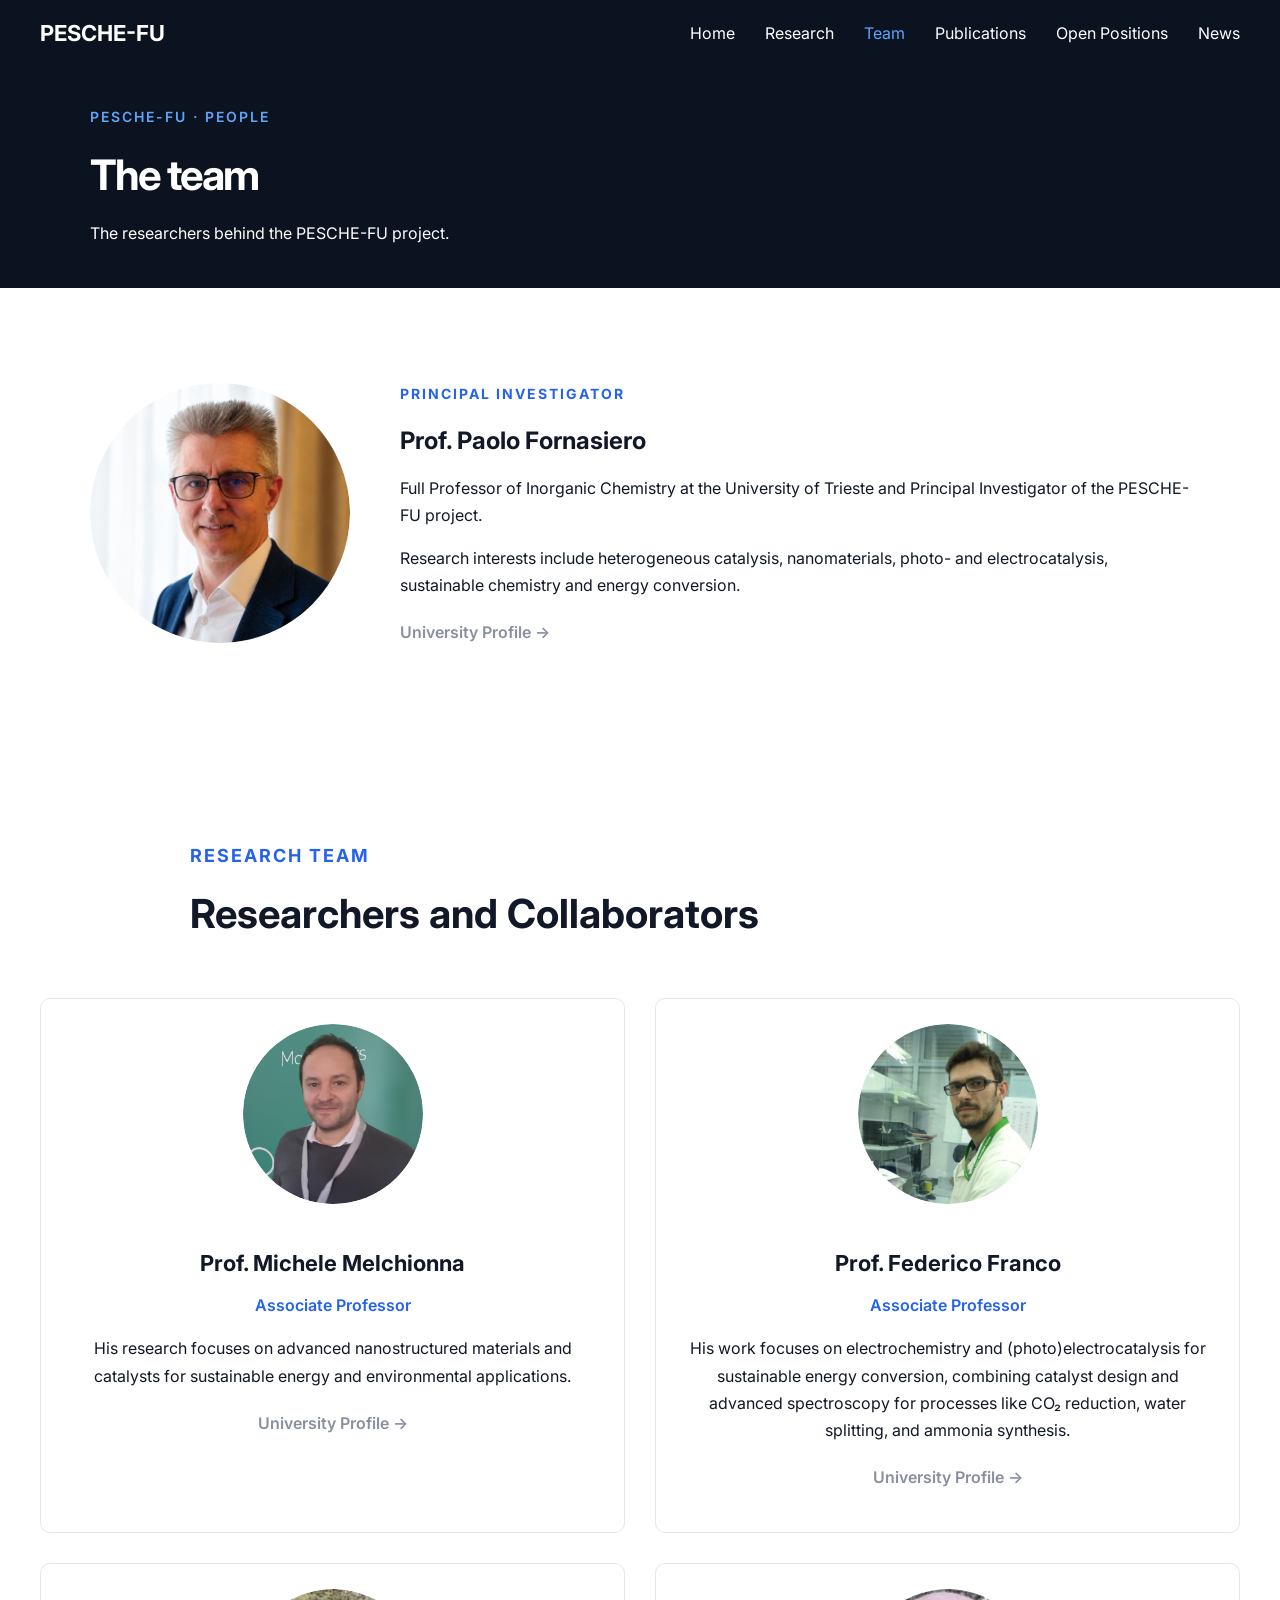
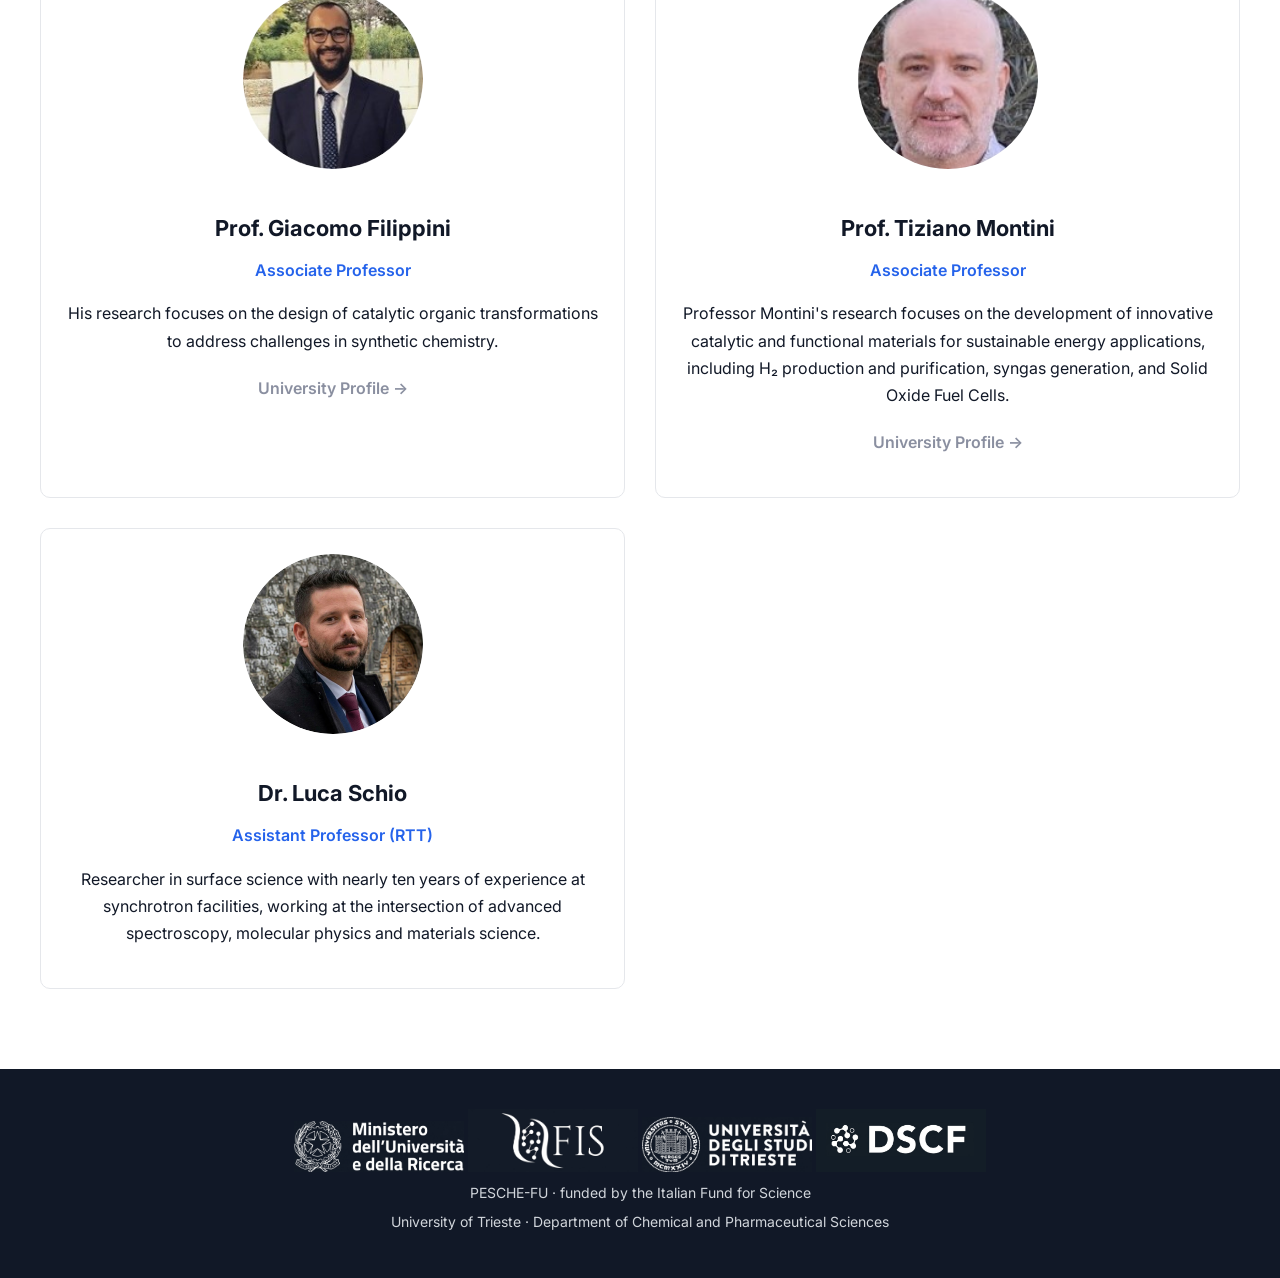
<file: team.html>
<!DOCTYPE html> <html lang="en"> <head>
<!-- Character encoding -->
<meta charset="UTF-8">

<!-- Mobile responsiveness -->
<meta name="viewport" content="width=device-width, initial-scale=1.0">

<!-- Browser tab title -->
<title>Team | PESCHE-FU</title>

<!-- Google font: Inter -->
<link rel="preconnect" href="https://fonts.googleapis.com">
<link rel="preconnect" href="https://fonts.gstatic.com" crossorigin>

<link href="https://fonts.googleapis.com/css2?family=Inter:wght@400;500;600;700&display=swap" rel="stylesheet">

<!-- Website stylesheet -->
<link rel="stylesheet" href="style.css">

</head> <body>
<!-- ========================================
     NAVIGATION
======================================== -->

<nav>

    <div class="nav-container">

        <!-- Website logo -->
        <a class="logo" href="index.html">
            PESCHE-FU
        </a>

<!-- Hamburger Menu Button for smartphone mode.
             Clicking it will show nav menus -->
<button class="menu-toggle" id="menu-toggle">

☰

</button>

        <!-- Main navigation -->
        <div class="nav-links">

            <a href="index.html">Home</a>
            <a href="research.html">Research</a>
            <a class="active" href="team.html">Team</a>
          <a href="publications.html">Publications</a>
            <a href="positions.html">Open Positions</a>
            <a href="news.html">News</a>

        </div>

    </div>

</nav>


<!-- ========================================
     PAGE HEADER
======================================== -->

<header class="page-header">

    <div class="page-header-content">

        <p class="project-label">
            PESCHE-FU · PEOPLE
        </p>


        <h1>
            The team
        </h1>


        <p>
            The researchers behind the PESCHE-FU project.
        </p>

    </div>

</header>


<!-- ========================================
     PRINCIPAL INVESTIGATOR
======================================== -->

<main>

 <section class="pi-section">

<div class="pi-photo">

<img src="Images/fornasiero-image.jpg">


</div>

<div class="pi-content">

<p class="section-label">

PRINCIPAL INVESTIGATOR

</p>

<h2>

Prof. Paolo Fornasiero

</h2>

<p>

Full Professor of Inorganic Chemistry at the University of Trieste and Principal Investigator of the PESCHE-FU project.

</p>

<p>

Research interests include heterogeneous catalysis, nanomaterials, photo- and electrocatalysis, sustainable chemistry and energy conversion.

</p>

<p class="profile-links">

<a href="https://dscf.units.it/en/node/1168"
target="_blank"
rel="noopener noreferrer">

University Profile →

</a>

</p>

</div>

</section>

    <!--  TEAM MEMBERS-->

 <section class="team-section">

<div class="section-heading">

<p class="section-label">

RESEARCH TEAM

</p>

<h2>

Researchers and Collaborators

</h2>

</div>

<div class="team-grid">

<!--  card 1-->

<div class="team-card">

<img src="Images/melchionna-image.jpg">

<h3>

Prof. Michele Melchionna

</h3>

<p class="team-role">

Associate Professor

</p>

<p>

His research focuses on advanced nanostructured materials and 
catalysts for sustainable energy and environmental applications.

</p>

<p class="profile-links">

<a href="https://dscf.units.it/en/node/19334"
target="_blank"
rel="noopener noreferrer">

University Profile →

</a>

</p>

</div>


<!--  card 2-->

<div class="team-card">

<img src="Images/franco-image.jpg">

<h3>

Prof. Federico Franco

</h3>

<p class="team-role">

Associate Professor

</p>

<p>

His work focuses on electrochemistry and (photo)electrocatalysis
 for sustainable energy conversion, combining catalyst design and 
 advanced spectroscopy for processes like CO₂ reduction, water splitting, 
 and ammonia synthesis.


</p>

<p class="profile-links">

<a href="https://dscf.units.it/en/node/47183"
target="_blank"
rel="noopener noreferrer">

University Profile →

</a>

</p>

</div>



<!--  card 3-->

<div class="team-card">

<img src="Images/filippini-image.jpg">

<h3>

Prof. Giacomo Filippini

</h3>

<p class="team-role">

Associate Professor

</p>

<p>

His research focuses on the design of catalytic organic 
transformations to address challenges in synthetic chemistry.

</p>

<p class="profile-links">

<a href="https://dscf.units.it/en/node/28107"
target="_blank"
rel="noopener noreferrer">

University Profile →

</a>

</p>

</div>

     <!--  card 3-->

<div class="team-card">

<img src="Images/montini-image.jpg">

<h3>

Prof. Tiziano Montini

</h3>

<p class="team-role">

Associate Professor

</p>

<p>

 Professor Montini's research focuses on the development of innovative catalytic and functional materials for sustainable energy applications, 
including H₂ production and purification, syngas generation, and Solid Oxide Fuel Cells.

</p>
 
<p class="profile-links">

<a href="https://dscf.units.it/en/node/1268"
target="_blank"
rel="noopener noreferrer">

University Profile →

</a>

</p>

</div>

<!--  card 4-->

<div class="team-card">

<img src="Images/schio-image.jpg">

<h3>

Dr. Luca Schio

</h3>

<p class="team-role">

Assistant Professor (RTT)

</p>

<p>

 Researcher in surface science with nearly ten years of experience at synchrotron facilities, working at the
  intersection of advanced spectroscopy, molecular physics and materials science.

</p>
<!--  
<p class="profile-links">

<a href="https://dscf.units.it/en/node/28107"
target="_blank"
rel="noopener noreferrer">

University Profile →

</a>

</p>
-->
</div>


</div>

</section>




</main>


<!-- ========================================
     FOOTER
======================================== -->

<footer>
    <div class="footer-logos">

        <img src="Images/mur-logo.jpg" width="170" height=auto>
        <img src="Images/fis-logo.jpg" width="170" height=auto>
        <img src="Images/units-logo.jpg" width="170" height=auto>
         <img src="Images/dscf-logo.jpg" width="170" height65>

        <p>
            PESCHE-FU · funded by the Italian Fund for Science
        </p>

        <p>
            University of Trieste · Department of Chemical and Pharmaceutical Sciences
        </p>

    </div>
</footer>

<script src="script.js"></script>

</body> </html>
</file>
<file: style.css>
/* ========================================
   GENERAL
======================================== */

/* Basic styling applied to the whole page */
body {
    background-color: white;
    color: #111827;

    /* Inter gives the website a modern,
       clean and scientific appearance */
    font-family: "Inter", Arial, sans-serif;

    margin: 0;
}

/* Default spacing for all sections */
section {
padding: 80px 40px;
}

/* Improves readability of normal text */
p {
    font-size: 16px;
    line-height: 1.7;
}

/* ========================================
NAVIGATION
======================================== */

/* Dark navigation bar at the top of the page */
nav {
background-color: #0b1220;
padding: 20px 40px;
}

/* Keeps the navigation content centered
and creates a horizontal layout */
.nav-container {
max-width: 1200px;
margin: 0 auto;

display: flex;

/* Places logo on the left
   and links on the right */
justify-content: space-between;

/* Aligns everything vertically */
align-items: center;


}

/* PESCHE-FU logo */
.logo {
color: white;
font-size: 22px;
font-weight: bold;
text-decoration: none;
}


.nav-links {

display: flex;

gap: 30px;

flex-wrap: wrap;

}

.nav-links a {

color: white;

text-decoration: none;

}

.nav-links a:hover {

color: #60a5fa;

}

.menu-toggle {

display: none;

background: none;

border: none;

color: white;

font-size: 30px;

cursor: pointer;

}

/* ========================================
   HERO
======================================== */

/* Large introductory area on the homepage */
header {
    background-color: #0b1220;

    /* Creates a large amount of vertical space */
    padding: 30px 40px;

    text-align: center;

    /* Makes the Hero text white */
    color: white;
}

/* Limits the width of the Hero content
and centers it horizontally */
.hero-content {
max-width: 900px;
margin: 0 auto;
}

/* Small uppercase label above
the project title */
/* Small uppercase label above
the project title */
.project-label {
    color: #60a5fa;

    font-size: 14px;
    font-weight: 600;
    letter-spacing: 2px;
}



/* Main project title */
header h1 {
    font-size: 76px;
    font-weight: 700;

    /* Reduces the space above and below the title */
    margin: 20px 0;

    /* Slightly tightens the letters */
    letter-spacing: -2px;
}

/* Full project name */
header h2 {
    color: #d1d5db;

    font-size: 26px;
    font-weight: 400;

    line-height: 1.5;

    max-width: 800px;

    margin: 0 auto 30px auto;
}

/* Short Hero description */
.hero-description {
    color: #9ca3af;

    font-size: 18px;

    line-height: 1.7;

    max-width: 650px;

    margin: 0 auto 40px auto;
}

/* Main button in the Hero */
.hero-button {
    display: inline-block;

    background-color: #3b82f6;
    color: white;

    padding: 16px 32px;

    text-decoration: none;

    border-radius: 6px;

    /* Makes the button text slightly stronger */
    font-weight: 600;

    /* Smooth transition for hover */
    transition: background-color 0.3s ease;
}


/* Darker blue when hovering over the button */
.hero-button:hover {
    background-color: #2563eb;
}

/* ========================================
PROJECT SECTION
======================================== */

/* Main Project section on homepage */
#project {
max-width: 1100px;
margin: 0 auto;

/* Places text and information box
   next to each other */
display: flex;

/* Space between the two columns */
gap: 60px;


}

/* Main text column */
.project-text {
flex: 2;
}

/* Project section heading */
.project-text h2 {
font-size: 40px;
margin-top: 10px;
margin-bottom: 25px;
}

/* Project paragraphs */
.project-text p {
font-size: 18px;
max-width: 750px;
}

/* Project information box */
.project-info {
flex: 1;

background-color: #f3f4f6;

padding: 30px;

/* Blue vertical accent line */
border-left: 4px solid #2563eb;


}

/* Small blue headings inside
the information box */
.project-info h3 {
color: #2563eb;
font-size: 15px;
margin-bottom: 5px;
}

/* Information box text */
.project-info p {
font-size: 18px;
margin-top: 0;
}


/* ========================================
PROJECT CONCEPT
======================================== */

/* Section containing the project scheme */

#project-concept {

background-color: #f8fafc;

padding-top: 20px;

padding-bottom: 20px;

}

/* Container for the image */

.project-figure {

max-width: 1000px;

margin: 0 auto;



}

/* Project image */

.project-figure img {

width: 80%;

height: auto;

display: block;

margin: 0 auto;

border-radius: 10px;

}

/* ========================================
SECTION HEADINGS
======================================== */

/* Controls the width of section
introductions */
.section-heading {
    max-width: 900px;

    margin: 0 auto 60px auto;
}

/* Small blue section label */
.section-label {
color: #2563eb;
font-size: 14px;
font-weight: bold;
letter-spacing: 2px;
}

/* Main section title */
.section-heading h2 {
font-size: 40px;
margin: 10px 0 20px 0;
}

/* Section introduction paragraph */
.section-heading p {
font-size: 18px;
}

/* ========================================
   RESEARCH CARDS CONTAINER
======================================== */

/* Container holding the four research cards */
.research-cards {
    max-width: 1200px;
    margin: 0 auto;

    /* Creates a grid layout */
    display: grid;

    /* Two equal columns */
    grid-template-columns: repeat(2, 1fr);

    /* Space between rows and columns */
    gap: 30px;
}

/* ========================================
RESEARCH CARDS
======================================== */

/* Light background behind the
Research section */
#research {
    background-color: #f8fafc;

    /* Creates a visual separation
       from the previous section */
    border-top: 1px solid #e5e7eb;
}



/* Individual research card */
.research-card {

    background-color: white;

    /* Internal spacing */
    padding: 35px;

    /* Slightly rounded corners */
    border-radius: 4px;

    /* Subtle border */
    border: 1px solid #e5e7eb;

    /* Makes hover effects smooth */
    transition:
        transform 0.3s ease,
        border-color 0.3s ease,
        box-shadow 0.3s ease;
}

/* Interactive effect when the mouse
   moves over a research card */
.research-card:hover {

    /* Moves the card slightly upward */
    transform: translateY(-6px);

    /* Highlights the border */
    border-color: #93c5fd;

    /* Adds a very subtle shadow */
    box-shadow: 0 12px 30px rgba(15, 23, 42, 0.08);
}

/* Research card title */
.research-card h3 {
    font-size: 24px;

    line-height: 1.3;

    margin: 0 0 18px 0;

    color: #111827;
}

/* Research card paragraph description */
.research-card p {
    color: #4b5563;

    font-size: 16px;

    line-height: 1.7;

    margin: 0;
}

/* Link to the complete Research page */
.research-link {
max-width: 1200px;
margin: 40px auto 0 auto;
}

/* Research page link */
.research-link a {
color: #2563eb;
font-weight: bold;
text-decoration: none;
}

/* Link hover effect */
.research-link a:hover {
color: #1d4ed8;
}


/*========================================
   RESEARCH AREA NUMBER
======================================== */

/* Number identifying each research area */
.research-number {
    display: block;

    color: #2563eb;

    font-size: 16px;

    font-weight: 600;

    letter-spacing: 1px;

    /* Creates space between the number
       and the research title */
    margin-bottom: 35px;
}

/* ========================================
PAGE HEADER
======================================== */

/* Header used on internal pages,
such as Research */
.page-header {
background-color: #0b1220;

padding: 30px 40px;

/* Unlike the homepage Hero,
   internal pages are left-aligned */
text-align: left;


}

/* Keeps internal page header content centered */
.page-header-content {
max-width: 1100px;
margin: 0 auto;
}

/* Main title of internal pages */
.page-header h1 {
font-size: 76px;
margin: 20px 0;
}

/* Description below the page title */
.page-header p:last-child {
max-width: 700px;
font-size: 20px;
}

/* ========================================
RESEARCH PAGE
======================================== */

/* Introductory text of Research page */
.research-intro {
max-width: 850px;
margin: 0 auto;
}

/* Research introduction heading */
.research-intro h2 {
font-size: 40px;
margin: 10px 0 25px 0;
}

/* Research introduction paragraphs */
.research-intro p {
font-size: 18px;
}

/* ========================================
RESEARCH WORKFLOW
======================================== */

.research-workflow {

max-width: 1100px;

margin: 0 auto;

}

.research-workflow h2 {

font-size: 40px;

margin-top: 10px;

margin-bottom: 40px;

}

.workflow-grid {

display: flex;

align-items: center;

justify-content: center;

gap: 20px;

margin-bottom: 25px;

flex-wrap: wrap;

}

.workflow-card {

flex: 1;

min-width: 220px;

min-height: 180px;

background-color: #f8fafc;

padding: 25px;

border-radius: 8px;

border: 1px solid #e5e7eb;

}

.workflow-card h3 {

margin-top: 0;



font-size: 20px;

}

.workflow-arrow {

font-size: 30px;

color: #2563eb;

font-weight: bold;

}

/* ========================================
RESEARCH AREAS
======================================== */

/* Main container for the four
research areas */
.research-area-section {
max-width: 1100px;
margin: 0 auto;
}

/* Each research area is arranged
horizontally */
.research-area {
display: flex;

/* Space between number and text */
gap: 50px;

padding: 40px 0;


}

/* Large research area number */
.area-number {
color: #2563eb;
font-size: 24px;
font-weight: bold;

/* Keeps the number column
   at a consistent width */
min-width: 60px;


}

/* Text content of each research area */
.area-content {
max-width: 800px;
}

/* Research area title */
.area-content h2 {
font-size: 30px;
margin-top: 0;
}

/* Research area sub-title */
.area-content h3 {

color: #2563eb;

font-size: 16px;

margin-top: 25px;

margin-bottom: 8px;

text-transform: uppercase;

letter-spacing: 1px;

}

/* Research area paragraphs */
.area-content p {
font-size: 18px;
}

/* Horizontal line separating
the research areas */
.area-divider {
border-top: 1px solid #e5e7eb;
}


/* ========================================
PROJECT AMBITION
======================================== */

.project-ambition {

background-color: #f8fafc;

border-top: 1px solid #e5e7eb;

}

.project-ambition .section-heading {

 max-width: 900px;

margin:  auto;

text-align: center;

}

/* ========================================
FOOTER
======================================== */

/* Footer at the bottom of every page */
footer {
background-color: #111827;
color: white;

padding: 40px;

text-align: center;
}

/* Footer text */
footer p {
margin: 5px;
font-size: 14px;
color: #d1d5db;
}



/* ========================================
ACTIVE NAVIGATION LINK
======================================== */

/* Highlights the page currently being viewed */
.nav-links a.active {
color: #60a5fa;
}

/* ========================================
TEAM PAGE
======================================== */

/* Introduction to the Team page */
.team-intro {
max-width: 850px;
margin: 0 auto;
}

/* Team introduction heading */
.team-intro h2 {
font-size: 40px;
margin: 10px 0 25px 0;
}

/* Team introduction paragraph */
.team-intro p {
font-size: 18px;
}

/* links style */

.profile-links {

margin-top: 20px;

}

.profile-links a {

color: #04103377;

text-decoration: none;

font-weight: 600;

}

.profile-links a:hover {

color: #04103377;

}


/*PRINCIPAL INVESTIGATOR */

.pi-section {

max-width: 1100px;

margin: 0 auto;

display: flex;

align-items: center;

gap: 50px;

}

.pi-photo img {

width: 260px;

height: 260px;

object-fit: cover;

border-radius: 50%;

}

.pi-content {

flex: 1;

}

/*TEAM GRID */

.team-grid {

display: grid;

/*grid-template-columns: repeat(auto-fit, minmax(280px, 1fr));*/

grid-template-columns: repeat(2, 1fr);

gap: 30px;

margin-top: 40px;
}

/*TEAM CARD */

.team-card {

background-color: white;

border: 1px solid #e5e7eb;

border-radius: 10px;

padding: 25px;

text-align: center;

transition: 0.3s ease;

}

.team-card:hover {

transform: translateY(-5px);

box-shadow: 0 12px 25px rgba(0,0,0,0.08);

}

.team-card img {

width: 180px;

height: 180px;

object-fit: cover;

border-radius: 50%;

margin-bottom: 20px;

}

.team-card h3 {

margin-bottom: 8px;

font-size: 22px;

}

.team-role {

color: #2563eb;

font-weight: 600;

margin-bottom: 15px;

}

/* --------*---------------------------8
PAGE HEADER
----------------------------------- */

.page-header {

padding: 25px 25px;

}

.page-header h1{

font-size: 42px;

line-*eight: 1.2;

}

.page-header p:last-child {

font-size: 16px;

}

/* ========================================
PUBLICATIONS PAGE
======================================== */

/* Main Publications section */
.publications-section {

max-width: 1100px;

margin: 0 auto;
}

/* Publication category */
.publication-category {

max-width: 1100px;

margin: 0 auto 50px auto;
}

/* Category title */
.publication-category h2 {

font-size: 32px;

margin-bottom: 20px;
}

/* Publication item */
.publication-item {

background-color: #f8fafc;

border: 1px solid #e5e7eb;

border-radius: 8px;

padding: 25px;
}

/* Publication text */
.publication-item p {

margin: 0;

color: #4b5563;
}



 /* ========================================
 POSITIONS PAGE
 ======================================== */

.positions-section {
    max-width: 1100px;
    margin: 0 auto 50px auto;
}

.position-item {
    background-color: #f8fafc;
    border: 1px solid #e5e7eb;
    border-radius: 8px;
    padding: 25px;
}

.position-item ul {
    margin: 0;
    padding-left: 20px;
}



/* ========================================
NEWS PAGE
======================================== */

/* Main News section */
.news-section {
max-width: 1100px;
margin: 0 auto;
}

/* Individual news item */
.news-item {
display: flex;

gap: 50px;

padding: 40px 0;

border-top: 1px solid #e5e7eb;


}

/* Date column */
.news-date {
color: #2563eb;

font-size: 16px;

font-weight: bold;

min-width: 80px;


}

/* News text column */
.news-content {
max-width: 750px;
}

/* News title */
.news-content h2 {
font-size: 28px;

margin-top: 0;

margin-bottom: 15px;


}

/* News description */
.news-content p {
font-size: 18px;

color: #4b5563;
}

/* ========================================
   RESPONSIVE DESIGN
======================================== */

@media (max-width: 700px) {

    /* ------------------------------------
       GENERAL
    ------------------------------------ */

    /* Reduces section spacing on small screens */
    section {
        padding: 60px 25px;
    }


    /* ------------------------------------
       NAVIGATION
    ------------------------------------ */

    /* Reduces horizontal spacing
       inside the navigation */
    nav {
        padding: 20px;
    }


    /* Reduces the space between
       navigation links */
    .nav-links {
        gap: 15px;
    }


/* ------------------------------------
MOBILE NAVIGATION
------------------------------------ */

.menu-toggle {

display: block;
}

.nav-container {

flex-wrap: wrap;
}

.nav-links {

display: none;

width: 100%;

flex-direction: column;

gap: 15px;

margin-top: 20px;
}

.nav-links.active {

display: flex;
}


    /* ------------------------------------
       HERO
    ------------------------------------ */

    /* Reduces Hero spacing */
    header {
        padding: 90px 25px;
    }


    /* Smaller project title */
    header h1 {
        font-size: 52px;
    }


    /* Smaller project subtitle */
    header h2 {
        font-size: 21px;
    }


    /* Slightly smaller Hero description */
    .hero-description {
        font-size: 16px;
    }


    /* ------------------------------------
       PROJECT
    ------------------------------------ */

    /* Stacks the two project columns
       vertically on small screens */
    #project {
        flex-direction: column;
    }


    /* Smaller project section title */
    .project-text h2 {
        font-size: 32px;
    }


    /* Slightly smaller information box */
    .project-info {
        padding: 25px;
    }

    /* ------------------------------------
PROJECT CONCEPT
------------------------------------ */

#project-concept {

padding-top: 50px;

padding-bottom: 50px;

}

.project-figure {

max-width: 100%;

padding: 0 10px;

}

.project-figure img {

width: 100%;

height: auto;

}

    /* ------------------------------------
       RESEARCH
    ------------------------------------ */

 /* workflow section*/

    .workflow-grid {

display: flex;

align-items: stretch;

justify-content: center;

gap: 20px;

flex-wrap: wrap;

}

.workflow-arrow {

transform: rotate(90deg);

}


    /* Research cards become
       a single column */
    .research-cards {
        grid-template-columns: 1fr;
    }
/* --------research intro----------------- */

.research-intro h2 {

font-size: 32px;

line-height: 1.2;

}

/* ------------------------------------
TEAM
------------------------------------ */

/* PRINCIPAL INVESTIGATOR */

.pi-section {

flex-direction: column;

text-align: center;

gap: 30px;

}

.pi-photo img {

width: 220px;

height: 220px;

}


/* TEAM */

.team-grid {

grid-template-columns: 1fr;

}

.team-card img {

width: 160px;

height: 160px;

}

/* ------------------------------------
PUBLICATIONS PAGE
------------------------------------ */

.publication-category h2 {

font-size: 26px;

}

/* ------------------------------------
2
POSITIONS PAGE
3
------------------------------------ */

.position-item {

padding: 20px;

}

}
</file>
